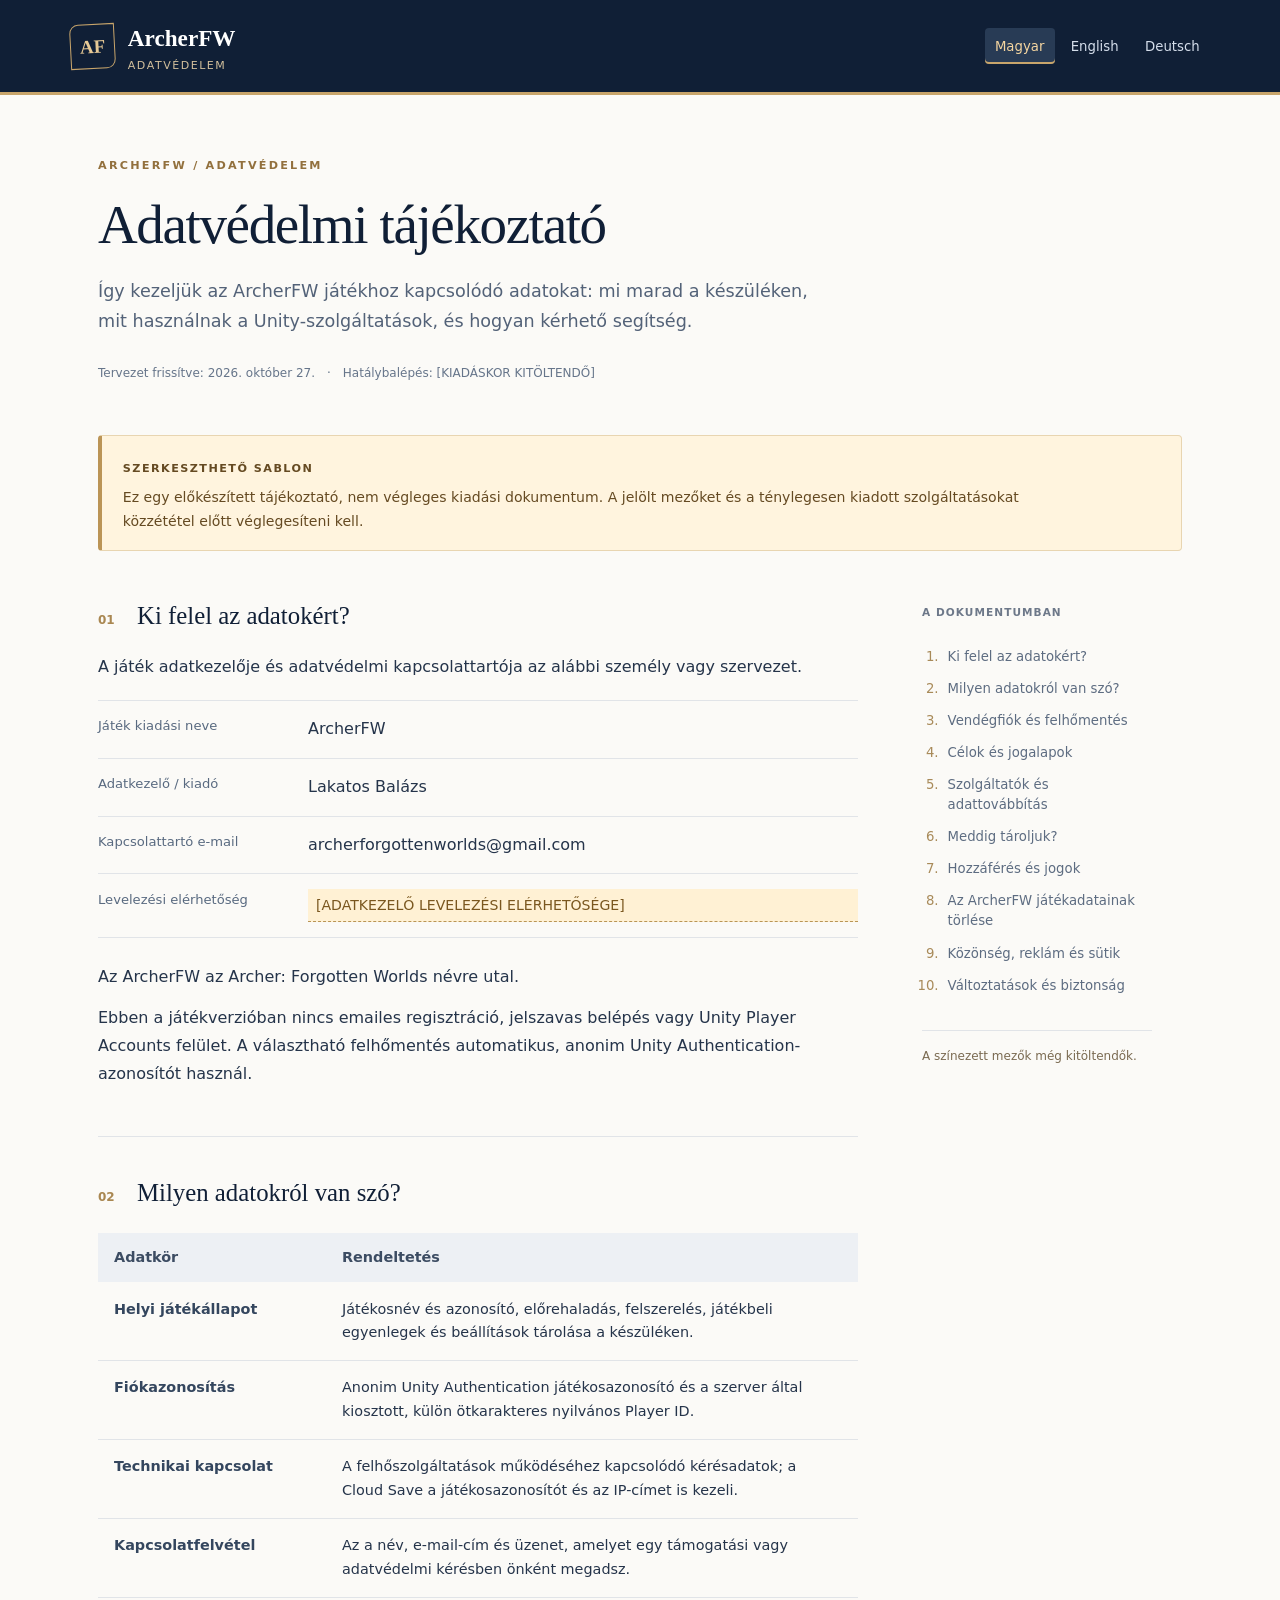
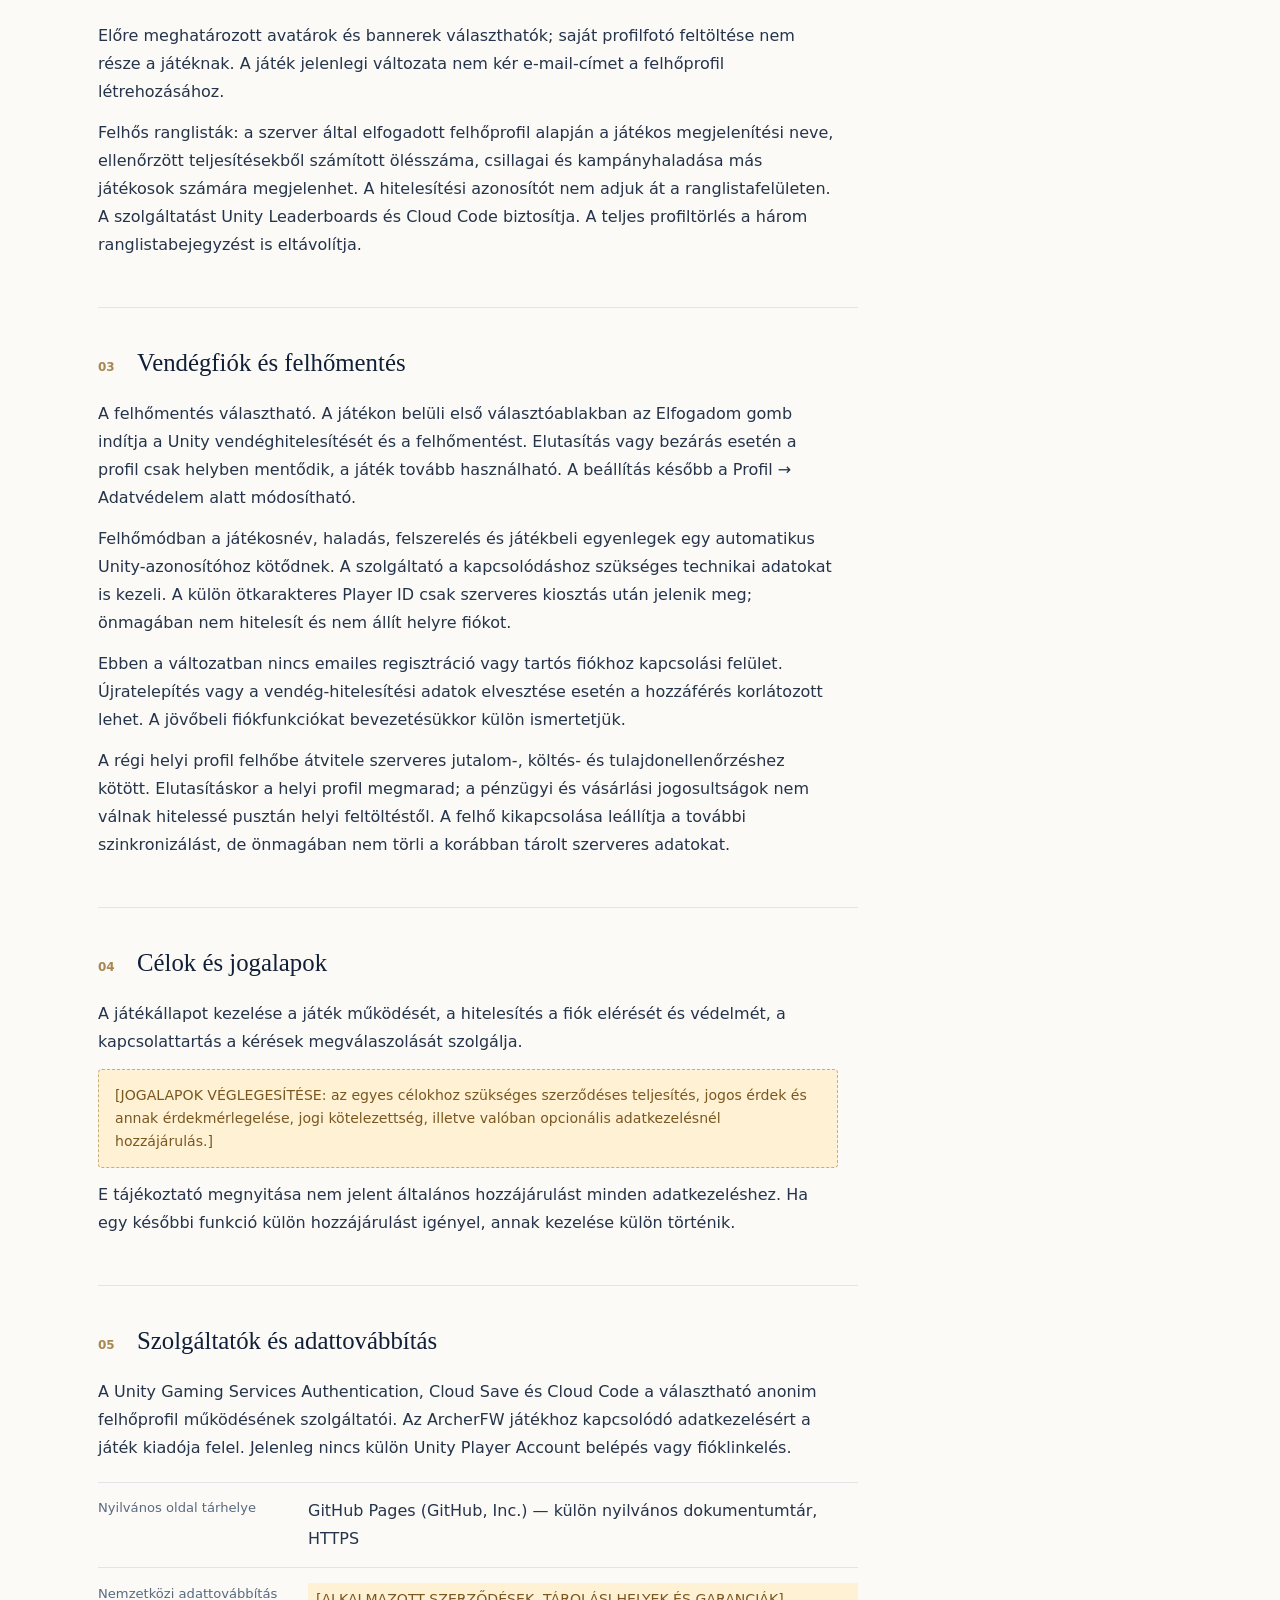
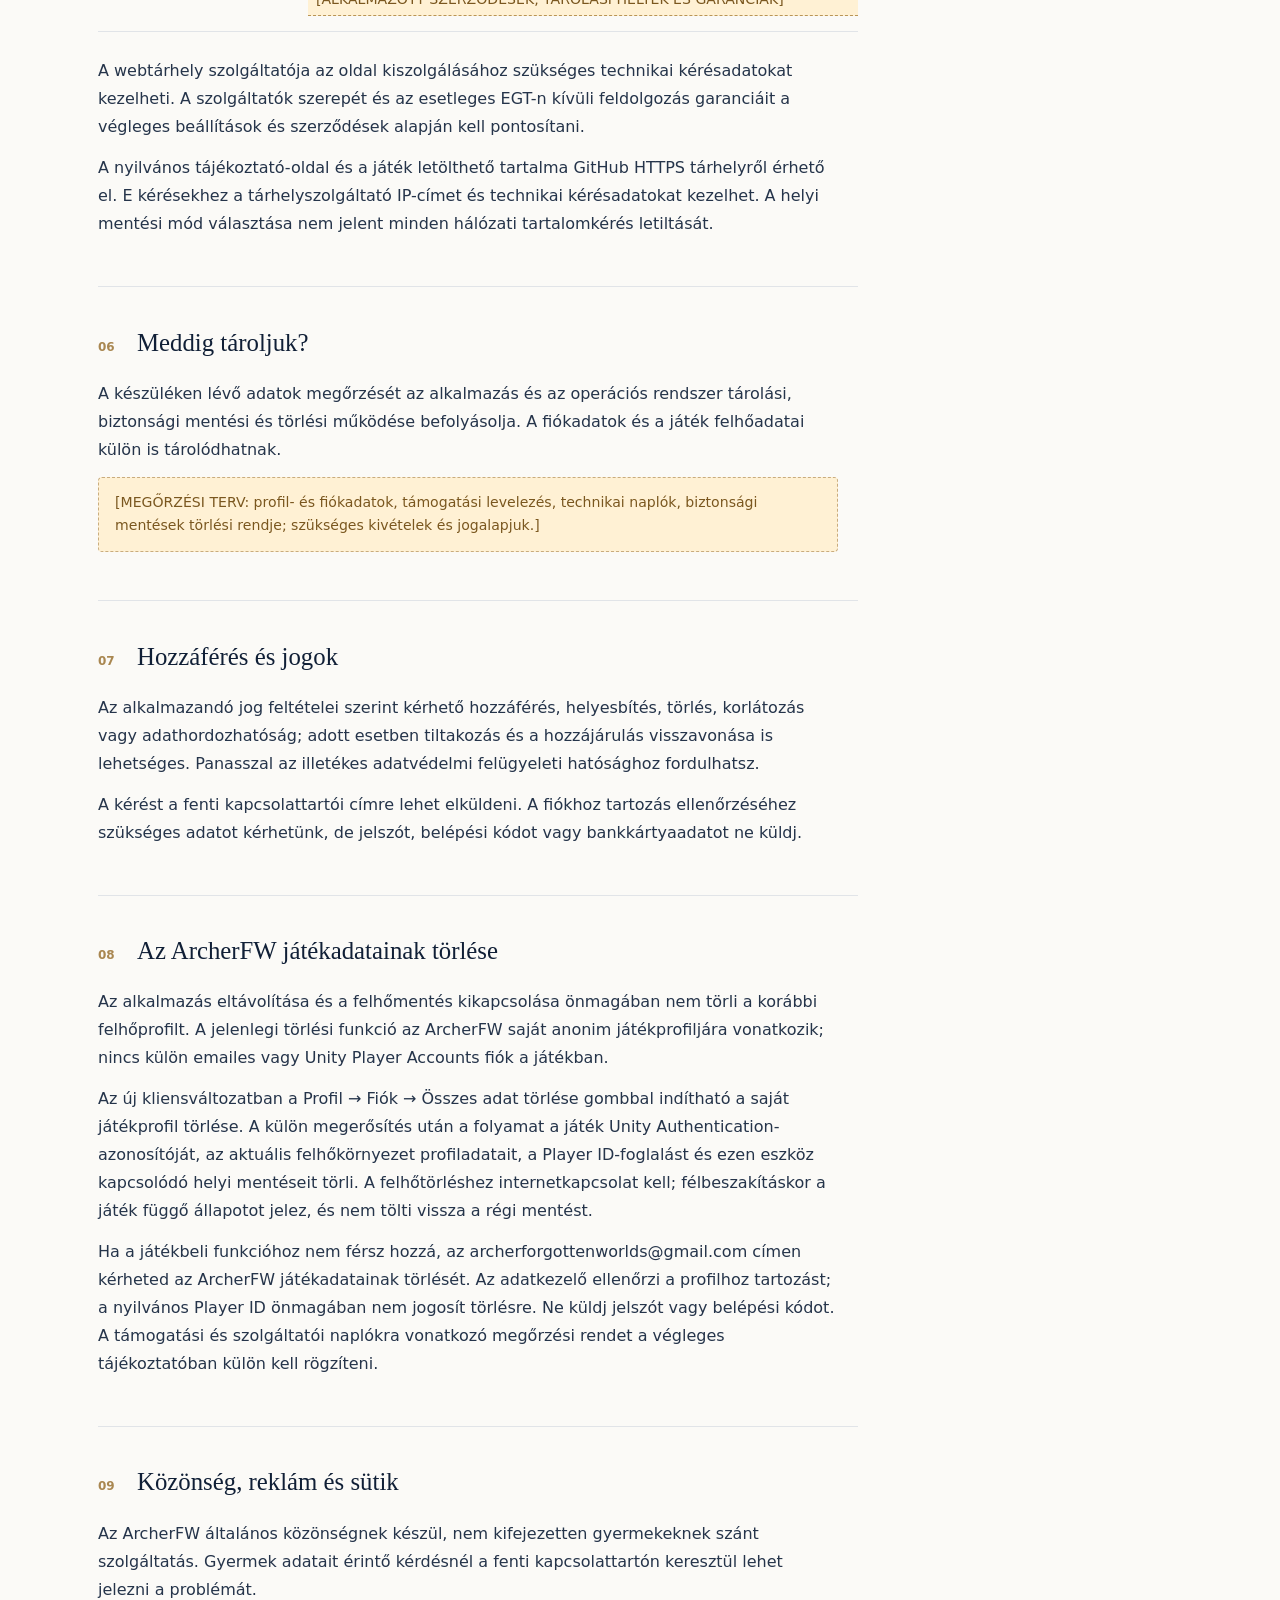
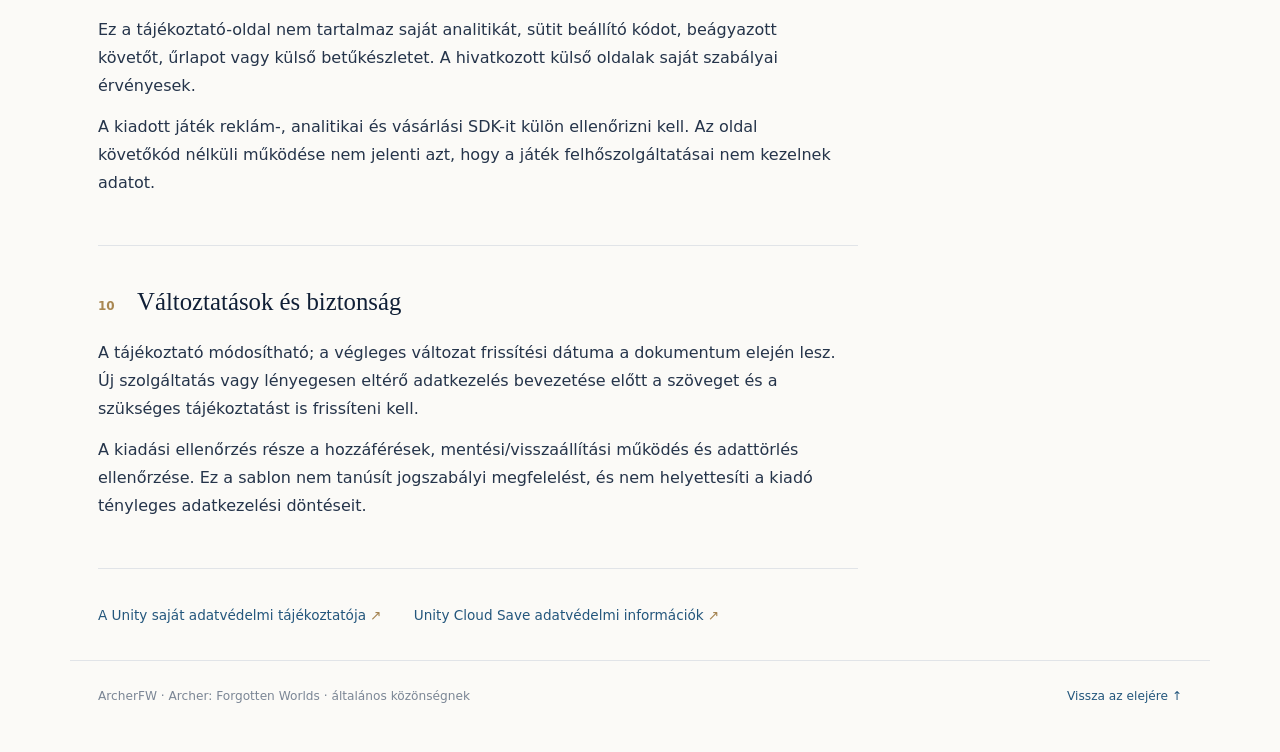
<file: docs/index.html>
<!doctype html>
<html lang="hu"><head><meta charset="utf-8"><meta name="viewport" content="width=device-width, initial-scale=1"><meta name="robots" content="noindex,nofollow"><meta name="referrer" content="no-referrer"><meta name="description" content="Így kezeljük az ArcherFW játékhoz kapcsolódó adatokat: mi marad a készüléken, mit használnak a Unity-szolgáltatások, és hogyan kérhető segítség."><title>ArcherFW · Adatvédelmi tájékoztató · SZERKESZTHETŐ SABLON</title><link rel="stylesheet" href="assets/privacy.css"></head><body id="top"><a class="skip" href="#main">Ugrás a tartalomra</a><header class="site-header"><a class="brand" href="index.html"><span class="brand-mark" aria-hidden="true">AF</span><span>ArcherFW<small>Adatvédelem</small></span></a><nav class="languages" aria-label="Language"><a lang="hu" hreflang="hu" href="index.html" aria-current="page">Magyar</a><a lang="en" hreflang="en" href="en/index.html">English</a><a lang="de" hreflang="de" href="de/index.html">Deutsch</a></nav></header><main id="main"><div class="hero"><p class="eyebrow">ARCHERFW / ADATVÉDELEM</p><h1>Adatvédelmi tájékoztató</h1><p class="intro">Így kezeljük az ArcherFW játékhoz kapcsolódó adatokat: mi marad a készüléken, mit használnak a Unity-szolgáltatások, és hogyan kérhető segítség.</p><p class="version">Tervezet frissítve: 2026. október 27.<span>·</span>Hatálybalépés: [KIADÁSKOR KITÖLTENDŐ]</p></div><div class="draft-notice" role="note"><strong>SZERKESZTHETŐ SABLON</strong><p>Ez egy előkészített tájékoztató, nem végleges kiadási dokumentum. A jelölt mezőket és a ténylegesen kiadott szolgáltatásokat közzététel előtt véglegesíteni kell.</p></div><div class="reading-layout"><article><details class="mobile-toc"><summary>A dokumentumban</summary><ol><li><a href="#controller">Ki felel az adatokért?</a></li><li><a href="#data">Milyen adatokról van szó?</a></li><li><a href="#cloud">Vendégfiók és felhőmentés</a></li><li><a href="#purpose">Célok és jogalapok</a></li><li><a href="#providers">Szolgáltatók és adattovábbítás</a></li><li><a href="#retention">Meddig tároljuk?</a></li><li><a href="#rights">Hozzáférés és jogok</a></li><li><a href="#deletion">Az ArcherFW játékadatainak törlése</a></li><li><a href="#audience">Közönség, reklám és sütik</a></li><li><a href="#changes">Változtatások és biztonság</a></li></ol></details><section id="controller" aria-labelledby="controller-title"><h2 id="controller-title"><span aria-hidden="true">01</span>Ki felel az adatokért?</h2><p>A játék adatkezelője és adatvédelmi kapcsolattartója az alábbi személy vagy szervezet.</p><dl class="identity"><div><dt>Játék kiadási neve</dt><dd>ArcherFW</dd></div><div><dt>Adatkezelő / kiadó</dt><dd>Lakatos Balázs</dd></div><div><dt>Kapcsolattartó e-mail</dt><dd>archerforgottenworlds@gmail.com</dd></div><div><dt>Levelezési elérhetőség</dt><dd class="placeholder">[ADATKEZELŐ LEVELEZÉSI ELÉRHETŐSÉGE]</dd></div></dl><p>Az ArcherFW az Archer: Forgotten Worlds névre utal.</p><p>Ebben a játékverzióban nincs emailes regisztráció, jelszavas belépés vagy Unity Player Accounts felület. A választható felhőmentés automatikus, anonim Unity Authentication-azonosítót használ.</p></section><section id="data" aria-labelledby="data-title"><h2 id="data-title"><span aria-hidden="true">02</span>Milyen adatokról van szó?</h2><div class="table-wrap"><table><thead><tr><th scope="col">Adatkör</th><th scope="col">Rendeltetés</th></tr></thead><tbody><tr><td>Helyi játékállapot</td><td>Játékosnév és azonosító, előrehaladás, felszerelés, játékbeli egyenlegek és beállítások tárolása a készüléken.</td></tr><tr><td>Fiókazonosítás</td><td>Anonim Unity Authentication játékosazonosító és a szerver által kiosztott, külön ötkarakteres nyilvános Player ID.</td></tr><tr><td>Technikai kapcsolat</td><td>A felhőszolgáltatások működéséhez kapcsolódó kérésadatok; a Cloud Save a játékosazonosítót és az IP-címet is kezeli.</td></tr><tr><td>Kapcsolatfelvétel</td><td>Az a név, e-mail-cím és üzenet, amelyet egy támogatási vagy adatvédelmi kérésben önként megadsz.</td></tr></tbody></table></div><p>Előre meghatározott avatárok és bannerek választhatók; saját profilfotó feltöltése nem része a játéknak. A játék jelenlegi változata nem kér e-mail-címet a felhőprofil létrehozásához.</p><p>Felhős ranglisták: a szerver által elfogadott felhőprofil alapján a játékos megjelenítési neve, ellenőrzött teljesítésekből számított ölésszáma, csillagai és kampányhaladása más játékosok számára megjelenhet. A hitelesítési azonosítót nem adjuk át a ranglistafelületen. A szolgáltatást Unity Leaderboards és Cloud Code biztosítja. A teljes profiltörlés a három ranglistabejegyzést is eltávolítja.</p></section><section id="cloud" aria-labelledby="cloud-title"><h2 id="cloud-title"><span aria-hidden="true">03</span>Vendégfiók és felhőmentés</h2><p>A felhőmentés választható. A játékon belüli első választóablakban az Elfogadom gomb indítja a Unity vendéghitelesítését és a felhőmentést. Elutasítás vagy bezárás esetén a profil csak helyben mentődik, a játék tovább használható. A beállítás később a Profil → Adatvédelem alatt módosítható.</p><p>Felhőmódban a játékosnév, haladás, felszerelés és játékbeli egyenlegek egy automatikus Unity-azonosítóhoz kötődnek. A szolgáltató a kapcsolódáshoz szükséges technikai adatokat is kezeli. A külön ötkarakteres Player ID csak szerveres kiosztás után jelenik meg; önmagában nem hitelesít és nem állít helyre fiókot.</p><p>Ebben a változatban nincs emailes regisztráció vagy tartós fiókhoz kapcsolási felület. Újratelepítés vagy a vendég-hitelesítési adatok elvesztése esetén a hozzáférés korlátozott lehet. A jövőbeli fiókfunkciókat bevezetésükkor külön ismertetjük.</p><p>A régi helyi profil felhőbe átvitele szerveres jutalom-, költés- és tulajdonellenőrzéshez kötött. Elutasításkor a helyi profil megmarad; a pénzügyi és vásárlási jogosultságok nem válnak hitelessé pusztán helyi feltöltéstől. A felhő kikapcsolása leállítja a további szinkronizálást, de önmagában nem törli a korábban tárolt szerveres adatokat.</p></section><section id="purpose" aria-labelledby="purpose-title"><h2 id="purpose-title"><span aria-hidden="true">04</span>Célok és jogalapok</h2><p>A játékállapot kezelése a játék működését, a hitelesítés a fiók elérését és védelmét, a kapcsolattartás a kérések megválaszolását szolgálja.</p><p class="placeholder">[JOGALAPOK VÉGLEGESÍTÉSE: az egyes célokhoz szükséges szerződéses teljesítés, jogos érdek és annak érdekmérlegelése, jogi kötelezettség, illetve valóban opcionális adatkezelésnél hozzájárulás.]</p><p>E tájékoztató megnyitása nem jelent általános hozzájárulást minden adatkezeléshez. Ha egy későbbi funkció külön hozzájárulást igényel, annak kezelése külön történik.</p></section><section id="providers" aria-labelledby="providers-title"><h2 id="providers-title"><span aria-hidden="true">05</span>Szolgáltatók és adattovábbítás</h2><p>A Unity Gaming Services Authentication, Cloud Save és Cloud Code a választható anonim felhőprofil működésének szolgáltatói. Az ArcherFW játékhoz kapcsolódó adatkezelésért a játék kiadója felel. Jelenleg nincs külön Unity Player Account belépés vagy fióklinkelés.</p><dl class="identity"><div><dt>Nyilvános oldal tárhelye</dt><dd>GitHub Pages (GitHub, Inc.) — külön nyilvános dokumentumtár, HTTPS</dd></div><div><dt>Nemzetközi adattovábbítás</dt><dd class="placeholder">[ALKALMAZOTT SZERZŐDÉSEK, TÁROLÁSI HELYEK ÉS GARANCIÁK]</dd></div></dl><p>A webtárhely szolgáltatója az oldal kiszolgálásához szükséges technikai kérésadatokat kezelheti. A szolgáltatók szerepét és az esetleges EGT-n kívüli feldolgozás garanciáit a végleges beállítások és szerződések alapján kell pontosítani.</p><p>A nyilvános tájékoztató-oldal és a játék letölthető tartalma GitHub HTTPS tárhelyről érhető el. E kérésekhez a tárhelyszolgáltató IP-címet és technikai kérésadatokat kezelhet. A helyi mentési mód választása nem jelent minden hálózati tartalomkérés letiltását.</p></section><section id="retention" aria-labelledby="retention-title"><h2 id="retention-title"><span aria-hidden="true">06</span>Meddig tároljuk?</h2><p>A készüléken lévő adatok megőrzését az alkalmazás és az operációs rendszer tárolási, biztonsági mentési és törlési működése befolyásolja. A fiókadatok és a játék felhőadatai külön is tárolódhatnak.</p><p class="placeholder">[MEGŐRZÉSI TERV: profil- és fiókadatok, támogatási levelezés, technikai naplók, biztonsági mentések törlési rendje; szükséges kivételek és jogalapjuk.]</p></section><section id="rights" aria-labelledby="rights-title"><h2 id="rights-title"><span aria-hidden="true">07</span>Hozzáférés és jogok</h2><p>Az alkalmazandó jog feltételei szerint kérhető hozzáférés, helyesbítés, törlés, korlátozás vagy adathordozhatóság; adott esetben tiltakozás és a hozzájárulás visszavonása is lehetséges. Panasszal az illetékes adatvédelmi felügyeleti hatósághoz fordulhatsz.</p><p>A kérést a fenti kapcsolattartói címre lehet elküldeni. A fiókhoz tartozás ellenőrzéséhez szükséges adatot kérhetünk, de jelszót, belépési kódot vagy bankkártyaadatot ne küldj.</p></section><section id="deletion" aria-labelledby="deletion-title"><h2 id="deletion-title"><span aria-hidden="true">08</span>Az ArcherFW játékadatainak törlése</h2><p>Az alkalmazás eltávolítása és a felhőmentés kikapcsolása önmagában nem törli a korábbi felhőprofilt. A jelenlegi törlési funkció az ArcherFW saját anonim játékprofiljára vonatkozik; nincs külön emailes vagy Unity Player Accounts fiók a játékban.</p><p>Az új kliensváltozatban a Profil → Fiók → Összes adat törlése gombbal indítható a saját játékprofil törlése. A külön megerősítés után a folyamat a játék Unity Authentication-azonosítóját, az aktuális felhőkörnyezet profiladatait, a Player ID-foglalást és ezen eszköz kapcsolódó helyi mentéseit törli. A felhőtörléshez internetkapcsolat kell; félbeszakításkor a játék függő állapotot jelez, és nem tölti vissza a régi mentést.</p><p>Ha a játékbeli funkcióhoz nem férsz hozzá, az archerforgottenworlds@gmail.com címen kérheted az ArcherFW játékadatainak törlését. Az adatkezelő ellenőrzi a profilhoz tartozást; a nyilvános Player ID önmagában nem jogosít törlésre. Ne küldj jelszót vagy belépési kódot. A támogatási és szolgáltatói naplókra vonatkozó megőrzési rendet a végleges tájékoztatóban külön kell rögzíteni.</p></section><section id="audience" aria-labelledby="audience-title"><h2 id="audience-title"><span aria-hidden="true">09</span>Közönség, reklám és sütik</h2><p>Az ArcherFW általános közönségnek készül, nem kifejezetten gyermekeknek szánt szolgáltatás. Gyermek adatait érintő kérdésnél a fenti kapcsolattartón keresztül lehet jelezni a problémát.</p><p>Ez a tájékoztató-oldal nem tartalmaz saját analitikát, sütit beállító kódot, beágyazott követőt, űrlapot vagy külső betűkészletet. A hivatkozott külső oldalak saját szabályai érvényesek.</p><p>A kiadott játék reklám-, analitikai és vásárlási SDK-it külön ellenőrizni kell. Az oldal követőkód nélküli működése nem jelenti azt, hogy a játék felhőszolgáltatásai nem kezelnek adatot.</p></section><section id="changes" aria-labelledby="changes-title"><h2 id="changes-title"><span aria-hidden="true">10</span>Változtatások és biztonság</h2><p>A tájékoztató módosítható; a végleges változat frissítési dátuma a dokumentum elején lesz. Új szolgáltatás vagy lényegesen eltérő adatkezelés bevezetése előtt a szöveget és a szükséges tájékoztatást is frissíteni kell.</p><p>A kiadási ellenőrzés része a hozzáférések, mentési/visszaállítási működés és adattörlés ellenőrzése. Ez a sablon nem tanúsít jogszabályi megfelelést, és nem helyettesíti a kiadó tényleges adatkezelési döntéseit.</p></section><div class="provider-links"><a href="https://unity.com/legal/privacy-policy" target="_blank" rel="noopener noreferrer">A Unity saját adatvédelmi tájékoztatója <span aria-hidden="true">↗</span></a><a href="https://docs.unity.com/en-us/cloud-save/privacy-and-consent/overview" target="_blank" rel="noopener noreferrer">Unity Cloud Save adatvédelmi információk <span aria-hidden="true">↗</span></a></div></article><aside><nav class="toc" aria-label="A dokumentumban"><p>A dokumentumban</p><ol><li><a href="#controller">Ki felel az adatokért?</a></li><li><a href="#data">Milyen adatokról van szó?</a></li><li><a href="#cloud">Vendégfiók és felhőmentés</a></li><li><a href="#purpose">Célok és jogalapok</a></li><li><a href="#providers">Szolgáltatók és adattovábbítás</a></li><li><a href="#retention">Meddig tároljuk?</a></li><li><a href="#rights">Hozzáférés és jogok</a></li><li><a href="#deletion">Az ArcherFW játékadatainak törlése</a></li><li><a href="#audience">Közönség, reklám és sütik</a></li><li><a href="#changes">Változtatások és biztonság</a></li></ol><div class="margin-note">A színezett mezők még kitöltendők.</div></nav></aside></div></main><footer><p>ArcherFW · Archer: Forgotten Worlds · általános közönségnek</p><a href="#top">Vissza az elejére ↑</a></footer></body></html>
</file>
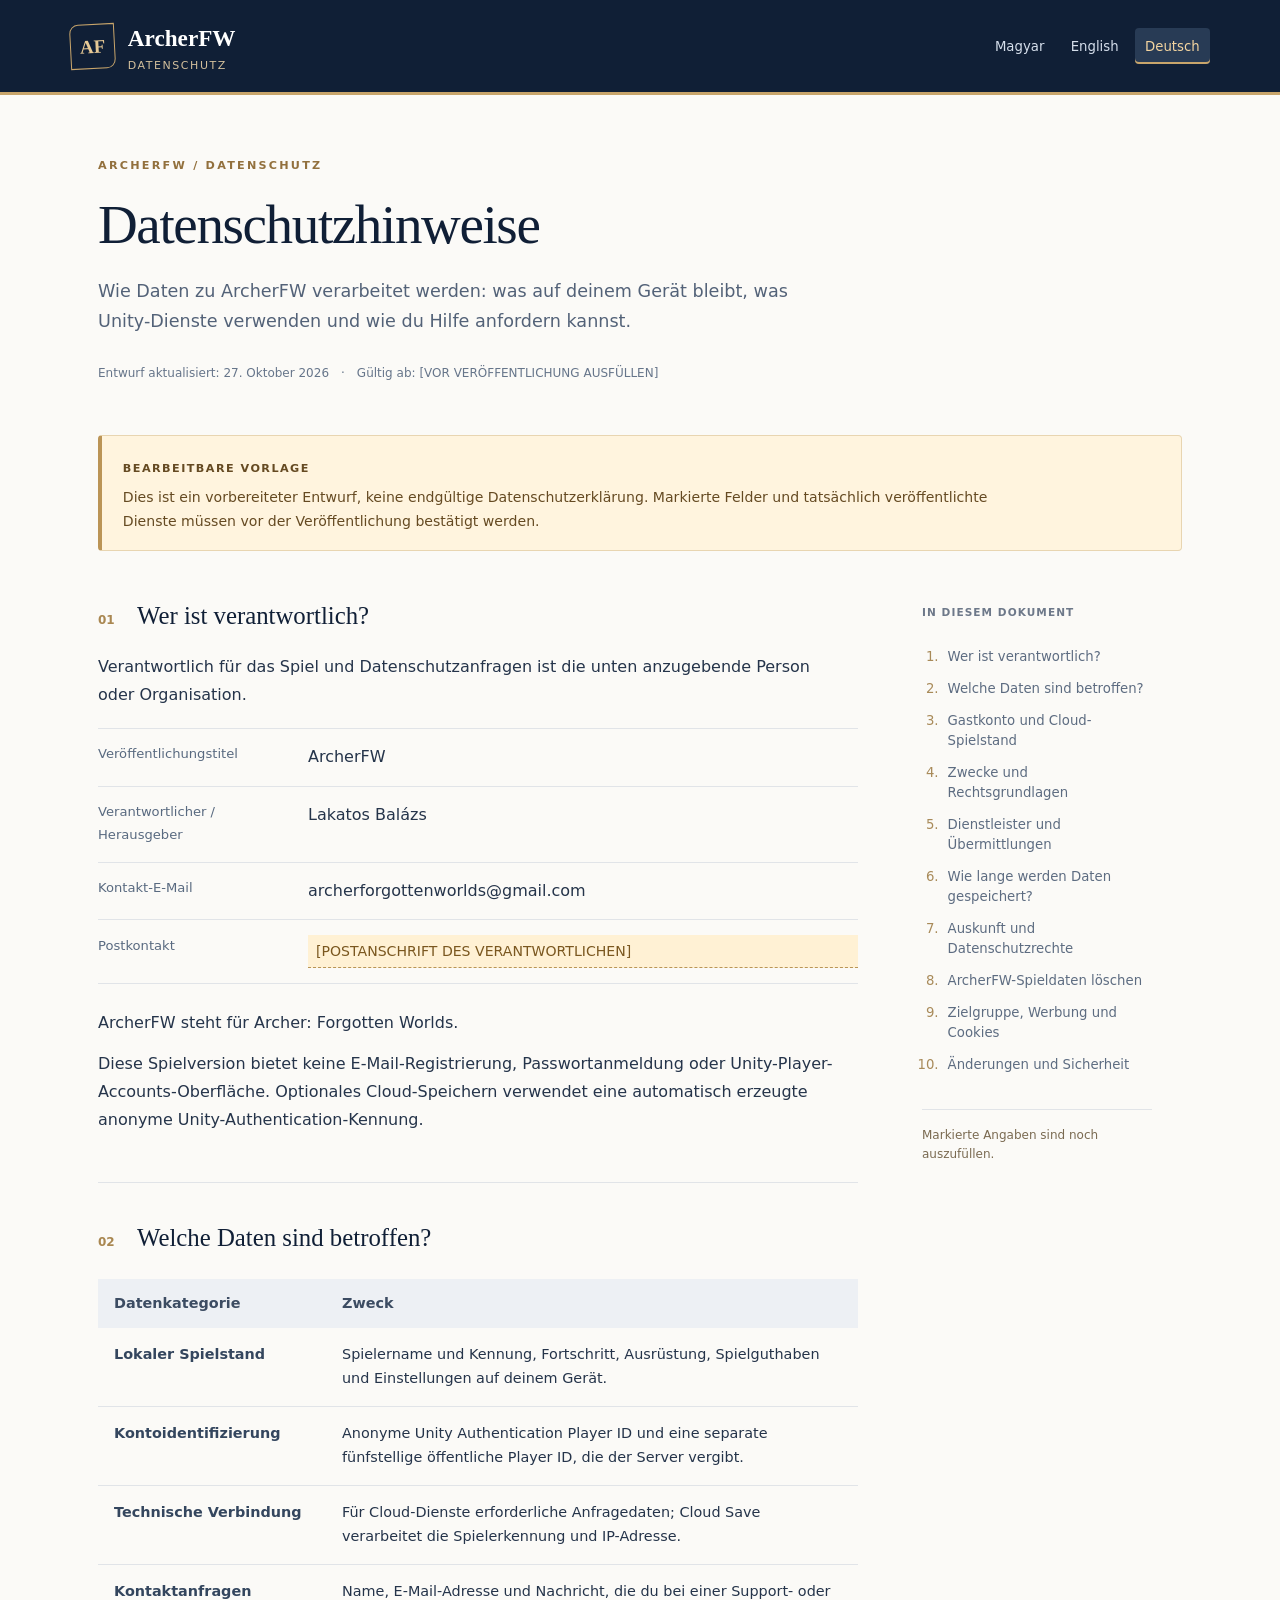
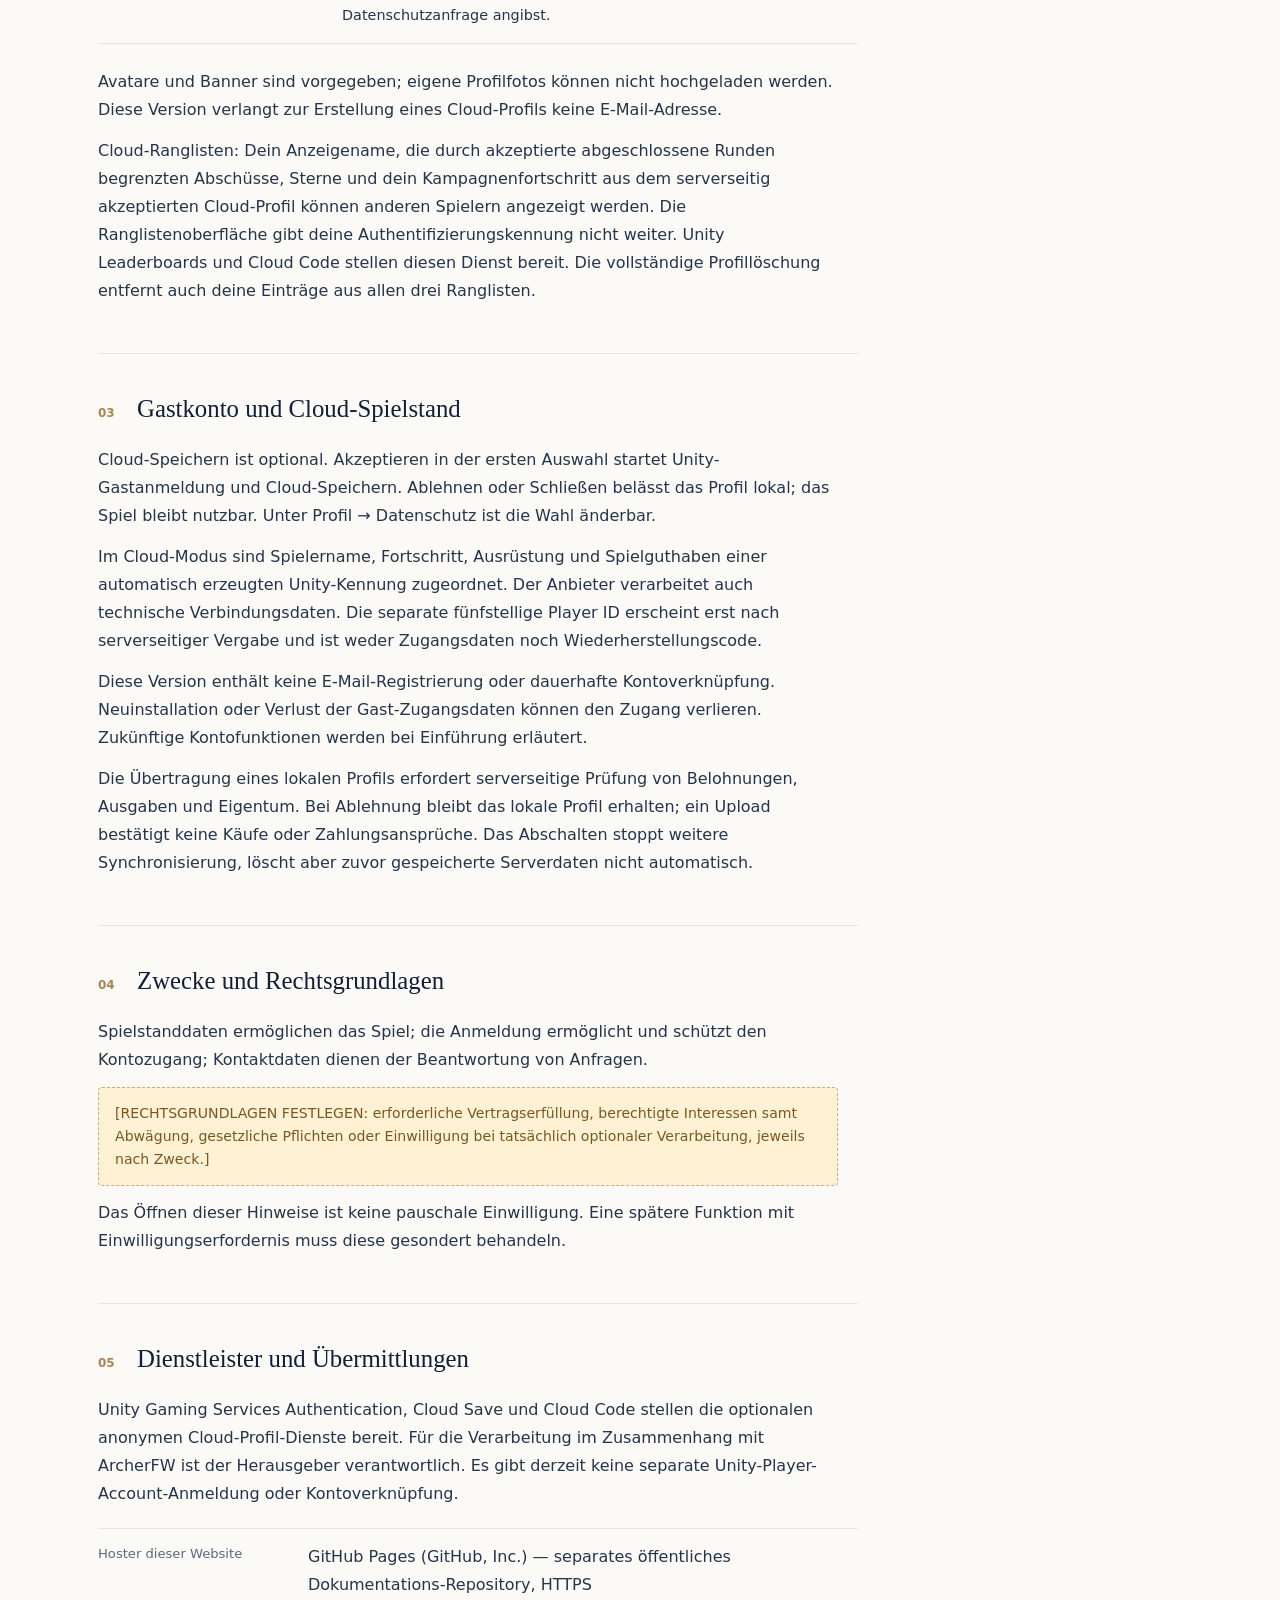
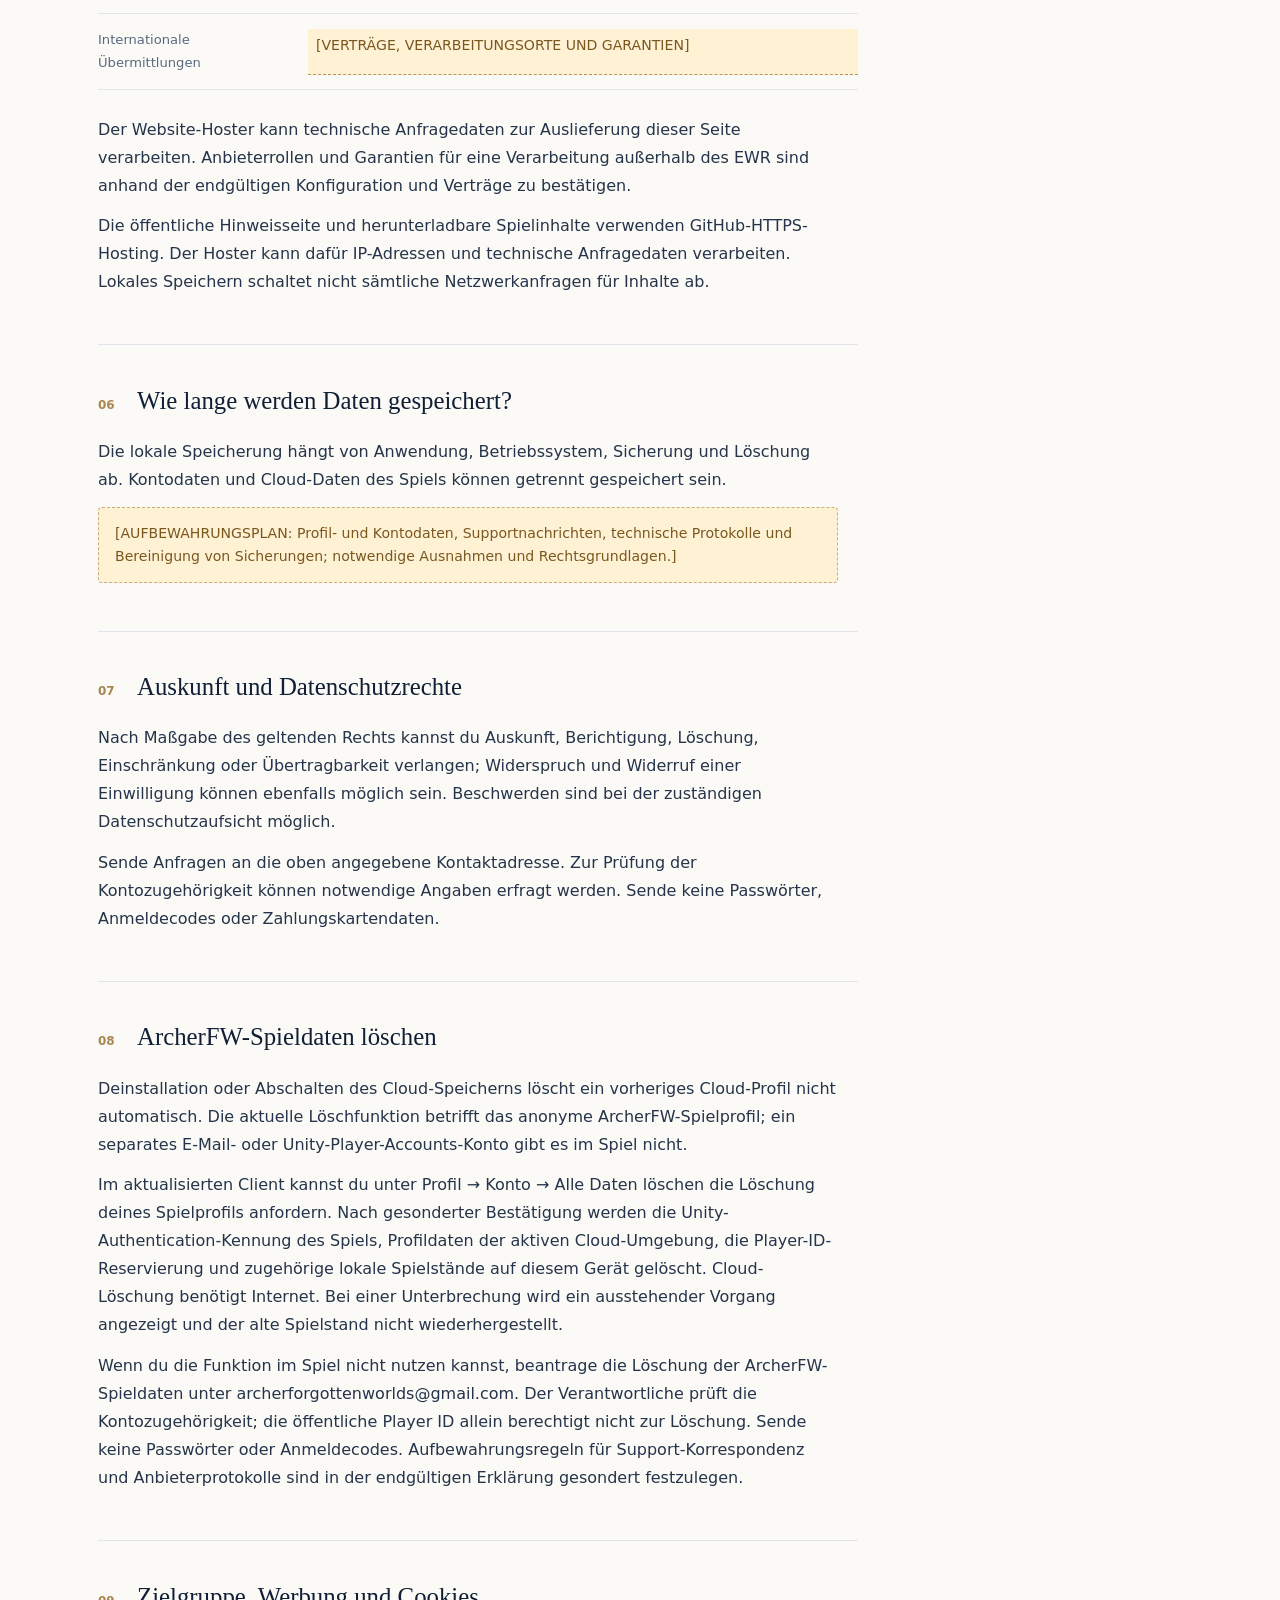
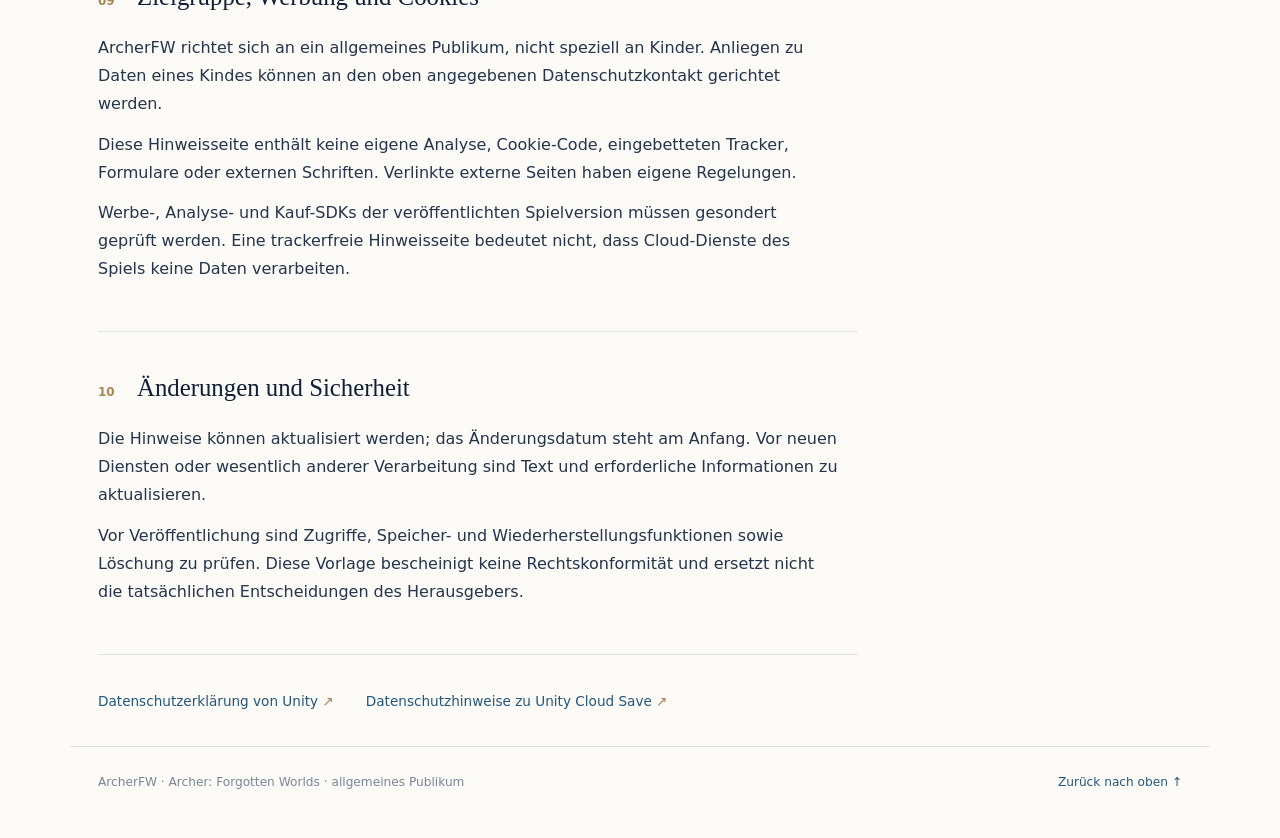
<file: docs/de/index.html>
<!doctype html>
<html lang="de"><head><meta charset="utf-8"><meta name="viewport" content="width=device-width, initial-scale=1"><meta name="robots" content="noindex,nofollow"><meta name="referrer" content="no-referrer"><meta name="description" content="Wie Daten zu ArcherFW verarbeitet werden: was auf deinem Gerät bleibt, was Unity-Dienste verwenden und wie du Hilfe anfordern kannst."><title>ArcherFW · Datenschutzhinweise · BEARBEITBARE VORLAGE</title><link rel="stylesheet" href="../assets/privacy.css"></head><body id="top"><a class="skip" href="#main">Zum Inhalt springen</a><header class="site-header"><a class="brand" href="../index.html"><span class="brand-mark" aria-hidden="true">AF</span><span>ArcherFW<small>Datenschutz</small></span></a><nav class="languages" aria-label="Language"><a lang="hu" hreflang="hu" href="../index.html">Magyar</a><a lang="en" hreflang="en" href="../en/index.html">English</a><a lang="de" hreflang="de" href="../de/index.html" aria-current="page">Deutsch</a></nav></header><main id="main"><div class="hero"><p class="eyebrow">ARCHERFW / DATENSCHUTZ</p><h1>Datenschutzhinweise</h1><p class="intro">Wie Daten zu ArcherFW verarbeitet werden: was auf deinem Gerät bleibt, was Unity-Dienste verwenden und wie du Hilfe anfordern kannst.</p><p class="version">Entwurf aktualisiert: 27. Oktober 2026<span>·</span>Gültig ab: [VOR VERÖFFENTLICHUNG AUSFÜLLEN]</p></div><div class="draft-notice" role="note"><strong>BEARBEITBARE VORLAGE</strong><p>Dies ist ein vorbereiteter Entwurf, keine endgültige Datenschutzerklärung. Markierte Felder und tatsächlich veröffentlichte Dienste müssen vor der Veröffentlichung bestätigt werden.</p></div><div class="reading-layout"><article><details class="mobile-toc"><summary>In diesem Dokument</summary><ol><li><a href="#controller">Wer ist verantwortlich?</a></li><li><a href="#data">Welche Daten sind betroffen?</a></li><li><a href="#cloud">Gastkonto und Cloud-Spielstand</a></li><li><a href="#purpose">Zwecke und Rechtsgrundlagen</a></li><li><a href="#providers">Dienstleister und Übermittlungen</a></li><li><a href="#retention">Wie lange werden Daten gespeichert?</a></li><li><a href="#rights">Auskunft und Datenschutzrechte</a></li><li><a href="#deletion">ArcherFW-Spieldaten löschen</a></li><li><a href="#audience">Zielgruppe, Werbung und Cookies</a></li><li><a href="#changes">Änderungen und Sicherheit</a></li></ol></details><section id="controller" aria-labelledby="controller-title"><h2 id="controller-title"><span aria-hidden="true">01</span>Wer ist verantwortlich?</h2><p>Verantwortlich für das Spiel und Datenschutzanfragen ist die unten anzugebende Person oder Organisation.</p><dl class="identity"><div><dt>Veröffentlichungstitel</dt><dd>ArcherFW</dd></div><div><dt>Verantwortlicher / Herausgeber</dt><dd>Lakatos Balázs</dd></div><div><dt>Kontakt-E-Mail</dt><dd>archerforgottenworlds@gmail.com</dd></div><div><dt>Postkontakt</dt><dd class="placeholder">[POSTANSCHRIFT DES VERANTWORTLICHEN]</dd></div></dl><p>ArcherFW steht für Archer: Forgotten Worlds.</p><p>Diese Spielversion bietet keine E-Mail-Registrierung, Passwortanmeldung oder Unity-Player-Accounts-Oberfläche. Optionales Cloud-Speichern verwendet eine automatisch erzeugte anonyme Unity-Authentication-Kennung.</p></section><section id="data" aria-labelledby="data-title"><h2 id="data-title"><span aria-hidden="true">02</span>Welche Daten sind betroffen?</h2><div class="table-wrap"><table><thead><tr><th scope="col">Datenkategorie</th><th scope="col">Zweck</th></tr></thead><tbody><tr><td>Lokaler Spielstand</td><td>Spielername und Kennung, Fortschritt, Ausrüstung, Spielguthaben und Einstellungen auf deinem Gerät.</td></tr><tr><td>Kontoidentifizierung</td><td>Anonyme Unity Authentication Player ID und eine separate fünfstellige öffentliche Player ID, die der Server vergibt.</td></tr><tr><td>Technische Verbindung</td><td>Für Cloud-Dienste erforderliche Anfragedaten; Cloud Save verarbeitet die Spielerkennung und IP-Adresse.</td></tr><tr><td>Kontaktanfragen</td><td>Name, E-Mail-Adresse und Nachricht, die du bei einer Support- oder Datenschutzanfrage angibst.</td></tr></tbody></table></div><p>Avatare und Banner sind vorgegeben; eigene Profilfotos können nicht hochgeladen werden. Diese Version verlangt zur Erstellung eines Cloud-Profils keine E-Mail-Adresse.</p><p>Cloud-Ranglisten: Dein Anzeigename, die durch akzeptierte abgeschlossene Runden begrenzten Abschüsse, Sterne und dein Kampagnenfortschritt aus dem serverseitig akzeptierten Cloud-Profil können anderen Spielern angezeigt werden. Die Ranglistenoberfläche gibt deine Authentifizierungskennung nicht weiter. Unity Leaderboards und Cloud Code stellen diesen Dienst bereit. Die vollständige Profillöschung entfernt auch deine Einträge aus allen drei Ranglisten.</p></section><section id="cloud" aria-labelledby="cloud-title"><h2 id="cloud-title"><span aria-hidden="true">03</span>Gastkonto und Cloud-Spielstand</h2><p>Cloud-Speichern ist optional. Akzeptieren in der ersten Auswahl startet Unity-Gastanmeldung und Cloud-Speichern. Ablehnen oder Schließen belässt das Profil lokal; das Spiel bleibt nutzbar. Unter Profil → Datenschutz ist die Wahl änderbar.</p><p>Im Cloud-Modus sind Spielername, Fortschritt, Ausrüstung und Spielguthaben einer automatisch erzeugten Unity-Kennung zugeordnet. Der Anbieter verarbeitet auch technische Verbindungsdaten. Die separate fünfstellige Player ID erscheint erst nach serverseitiger Vergabe und ist weder Zugangsdaten noch Wiederherstellungscode.</p><p>Diese Version enthält keine E-Mail-Registrierung oder dauerhafte Kontoverknüpfung. Neuinstallation oder Verlust der Gast-Zugangsdaten können den Zugang verlieren. Zukünftige Kontofunktionen werden bei Einführung erläutert.</p><p>Die Übertragung eines lokalen Profils erfordert serverseitige Prüfung von Belohnungen, Ausgaben und Eigentum. Bei Ablehnung bleibt das lokale Profil erhalten; ein Upload bestätigt keine Käufe oder Zahlungsansprüche. Das Abschalten stoppt weitere Synchronisierung, löscht aber zuvor gespeicherte Serverdaten nicht automatisch.</p></section><section id="purpose" aria-labelledby="purpose-title"><h2 id="purpose-title"><span aria-hidden="true">04</span>Zwecke und Rechtsgrundlagen</h2><p>Spielstanddaten ermöglichen das Spiel; die Anmeldung ermöglicht und schützt den Kontozugang; Kontaktdaten dienen der Beantwortung von Anfragen.</p><p class="placeholder">[RECHTSGRUNDLAGEN FESTLEGEN: erforderliche Vertragserfüllung, berechtigte Interessen samt Abwägung, gesetzliche Pflichten oder Einwilligung bei tatsächlich optionaler Verarbeitung, jeweils nach Zweck.]</p><p>Das Öffnen dieser Hinweise ist keine pauschale Einwilligung. Eine spätere Funktion mit Einwilligungserfordernis muss diese gesondert behandeln.</p></section><section id="providers" aria-labelledby="providers-title"><h2 id="providers-title"><span aria-hidden="true">05</span>Dienstleister und Übermittlungen</h2><p>Unity Gaming Services Authentication, Cloud Save und Cloud Code stellen die optionalen anonymen Cloud-Profil-Dienste bereit. Für die Verarbeitung im Zusammenhang mit ArcherFW ist der Herausgeber verantwortlich. Es gibt derzeit keine separate Unity-Player-Account-Anmeldung oder Kontoverknüpfung.</p><dl class="identity"><div><dt>Hoster dieser Website</dt><dd>GitHub Pages (GitHub, Inc.) — separates öffentliches Dokumentations-Repository, HTTPS</dd></div><div><dt>Internationale Übermittlungen</dt><dd class="placeholder">[VERTRÄGE, VERARBEITUNGSORTE UND GARANTIEN]</dd></div></dl><p>Der Website-Hoster kann technische Anfragedaten zur Auslieferung dieser Seite verarbeiten. Anbieterrollen und Garantien für eine Verarbeitung außerhalb des EWR sind anhand der endgültigen Konfiguration und Verträge zu bestätigen.</p><p>Die öffentliche Hinweisseite und herunterladbare Spielinhalte verwenden GitHub-HTTPS-Hosting. Der Hoster kann dafür IP-Adressen und technische Anfragedaten verarbeiten. Lokales Speichern schaltet nicht sämtliche Netzwerkanfragen für Inhalte ab.</p></section><section id="retention" aria-labelledby="retention-title"><h2 id="retention-title"><span aria-hidden="true">06</span>Wie lange werden Daten gespeichert?</h2><p>Die lokale Speicherung hängt von Anwendung, Betriebssystem, Sicherung und Löschung ab. Kontodaten und Cloud-Daten des Spiels können getrennt gespeichert sein.</p><p class="placeholder">[AUFBEWAHRUNGSPLAN: Profil- und Kontodaten, Supportnachrichten, technische Protokolle und Bereinigung von Sicherungen; notwendige Ausnahmen und Rechtsgrundlagen.]</p></section><section id="rights" aria-labelledby="rights-title"><h2 id="rights-title"><span aria-hidden="true">07</span>Auskunft und Datenschutzrechte</h2><p>Nach Maßgabe des geltenden Rechts kannst du Auskunft, Berichtigung, Löschung, Einschränkung oder Übertragbarkeit verlangen; Widerspruch und Widerruf einer Einwilligung können ebenfalls möglich sein. Beschwerden sind bei der zuständigen Datenschutzaufsicht möglich.</p><p>Sende Anfragen an die oben angegebene Kontaktadresse. Zur Prüfung der Kontozugehörigkeit können notwendige Angaben erfragt werden. Sende keine Passwörter, Anmeldecodes oder Zahlungskartendaten.</p></section><section id="deletion" aria-labelledby="deletion-title"><h2 id="deletion-title"><span aria-hidden="true">08</span>ArcherFW-Spieldaten löschen</h2><p>Deinstallation oder Abschalten des Cloud-Speicherns löscht ein vorheriges Cloud-Profil nicht automatisch. Die aktuelle Löschfunktion betrifft das anonyme ArcherFW-Spielprofil; ein separates E-Mail- oder Unity-Player-Accounts-Konto gibt es im Spiel nicht.</p><p>Im aktualisierten Client kannst du unter Profil → Konto → Alle Daten löschen die Löschung deines Spielprofils anfordern. Nach gesonderter Bestätigung werden die Unity-Authentication-Kennung des Spiels, Profildaten der aktiven Cloud-Umgebung, die Player-ID-Reservierung und zugehörige lokale Spielstände auf diesem Gerät gelöscht. Cloud-Löschung benötigt Internet. Bei einer Unterbrechung wird ein ausstehender Vorgang angezeigt und der alte Spielstand nicht wiederhergestellt.</p><p>Wenn du die Funktion im Spiel nicht nutzen kannst, beantrage die Löschung der ArcherFW-Spieldaten unter archerforgottenworlds@gmail.com. Der Verantwortliche prüft die Kontozugehörigkeit; die öffentliche Player ID allein berechtigt nicht zur Löschung. Sende keine Passwörter oder Anmeldecodes. Aufbewahrungsregeln für Support-Korrespondenz und Anbieterprotokolle sind in der endgültigen Erklärung gesondert festzulegen.</p></section><section id="audience" aria-labelledby="audience-title"><h2 id="audience-title"><span aria-hidden="true">09</span>Zielgruppe, Werbung und Cookies</h2><p>ArcherFW richtet sich an ein allgemeines Publikum, nicht speziell an Kinder. Anliegen zu Daten eines Kindes können an den oben angegebenen Datenschutzkontakt gerichtet werden.</p><p>Diese Hinweisseite enthält keine eigene Analyse, Cookie-Code, eingebetteten Tracker, Formulare oder externen Schriften. Verlinkte externe Seiten haben eigene Regelungen.</p><p>Werbe-, Analyse- und Kauf-SDKs der veröffentlichten Spielversion müssen gesondert geprüft werden. Eine trackerfreie Hinweisseite bedeutet nicht, dass Cloud-Dienste des Spiels keine Daten verarbeiten.</p></section><section id="changes" aria-labelledby="changes-title"><h2 id="changes-title"><span aria-hidden="true">10</span>Änderungen und Sicherheit</h2><p>Die Hinweise können aktualisiert werden; das Änderungsdatum steht am Anfang. Vor neuen Diensten oder wesentlich anderer Verarbeitung sind Text und erforderliche Informationen zu aktualisieren.</p><p>Vor Veröffentlichung sind Zugriffe, Speicher- und Wiederherstellungsfunktionen sowie Löschung zu prüfen. Diese Vorlage bescheinigt keine Rechtskonformität und ersetzt nicht die tatsächlichen Entscheidungen des Herausgebers.</p></section><div class="provider-links"><a href="https://unity.com/legal/privacy-policy" target="_blank" rel="noopener noreferrer">Datenschutzerklärung von Unity <span aria-hidden="true">↗</span></a><a href="https://docs.unity.com/en-us/cloud-save/privacy-and-consent/overview" target="_blank" rel="noopener noreferrer">Datenschutzhinweise zu Unity Cloud Save <span aria-hidden="true">↗</span></a></div></article><aside><nav class="toc" aria-label="In diesem Dokument"><p>In diesem Dokument</p><ol><li><a href="#controller">Wer ist verantwortlich?</a></li><li><a href="#data">Welche Daten sind betroffen?</a></li><li><a href="#cloud">Gastkonto und Cloud-Spielstand</a></li><li><a href="#purpose">Zwecke und Rechtsgrundlagen</a></li><li><a href="#providers">Dienstleister und Übermittlungen</a></li><li><a href="#retention">Wie lange werden Daten gespeichert?</a></li><li><a href="#rights">Auskunft und Datenschutzrechte</a></li><li><a href="#deletion">ArcherFW-Spieldaten löschen</a></li><li><a href="#audience">Zielgruppe, Werbung und Cookies</a></li><li><a href="#changes">Änderungen und Sicherheit</a></li></ol><div class="margin-note">Markierte Angaben sind noch auszufüllen.</div></nav></aside></div></main><footer><p>ArcherFW · Archer: Forgotten Worlds · allgemeines Publikum</p><a href="#top">Zurück nach oben ↑</a></footer></body></html>
</file>
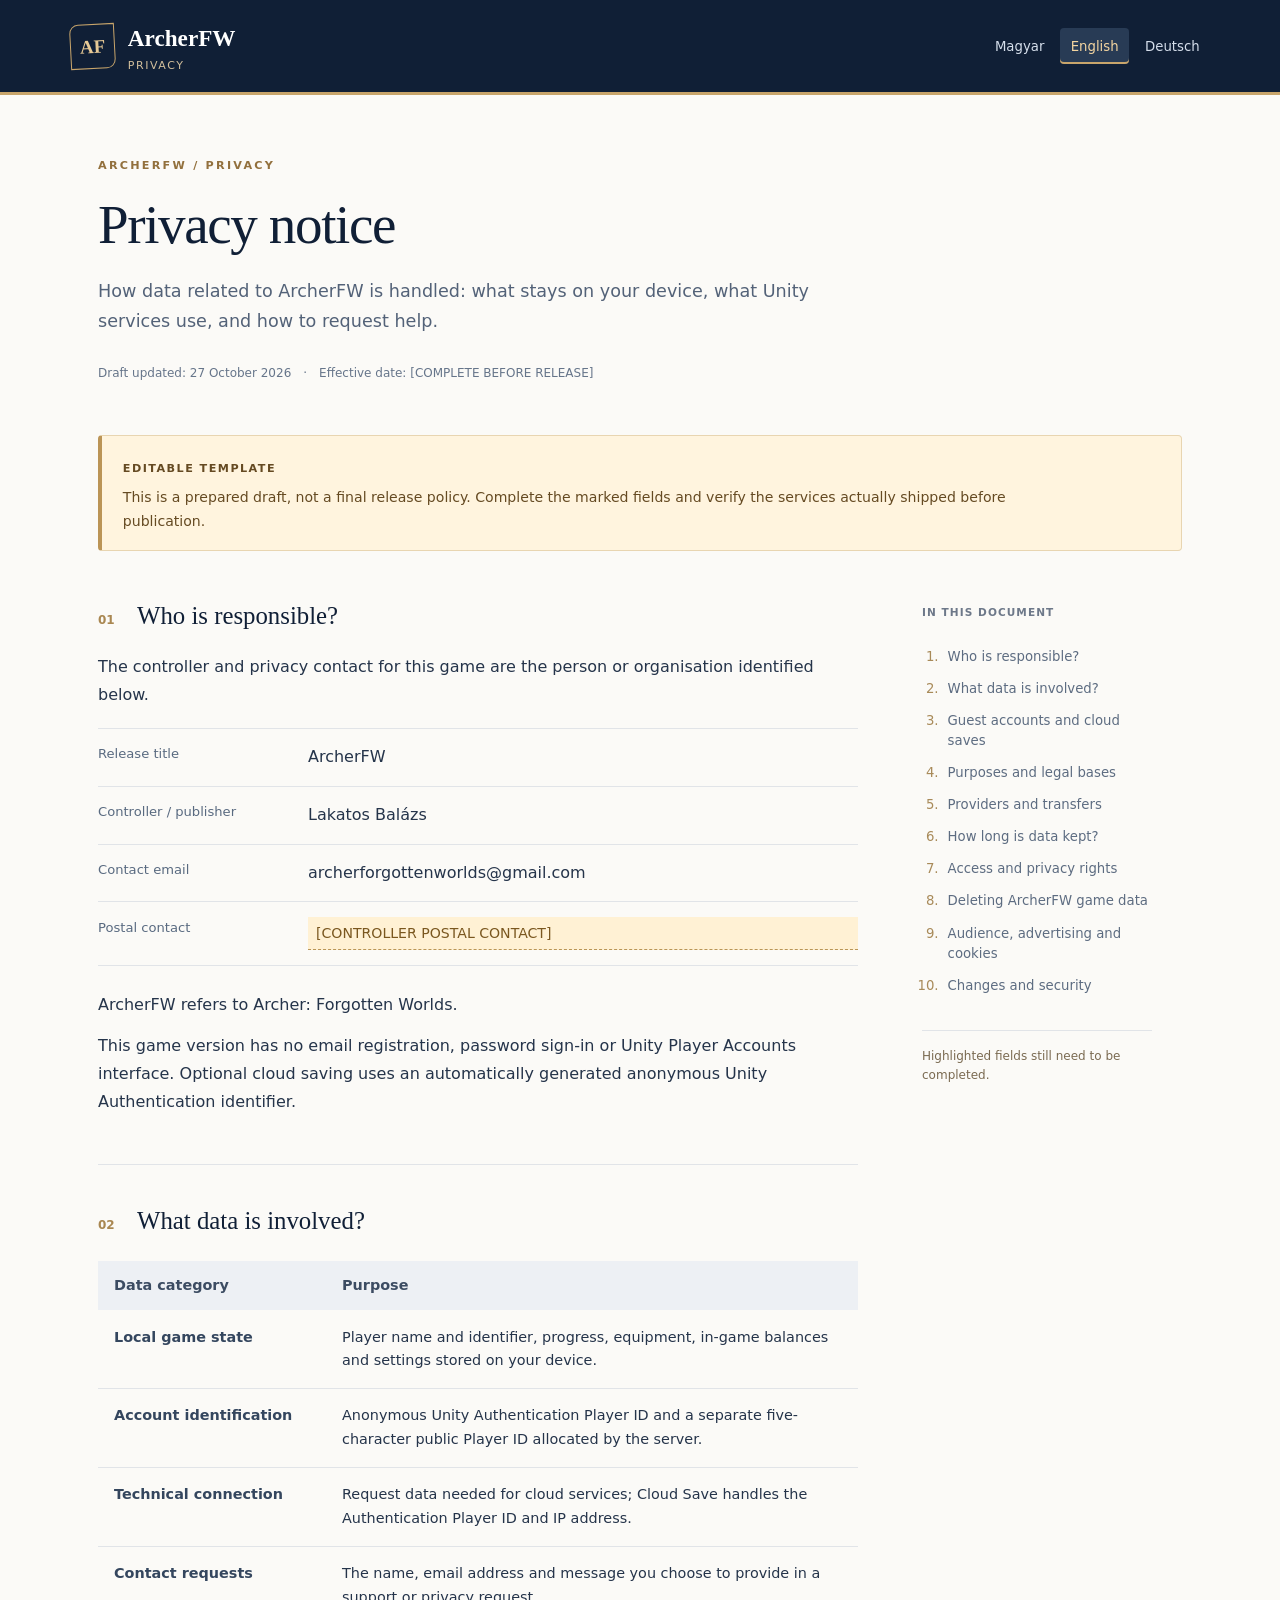
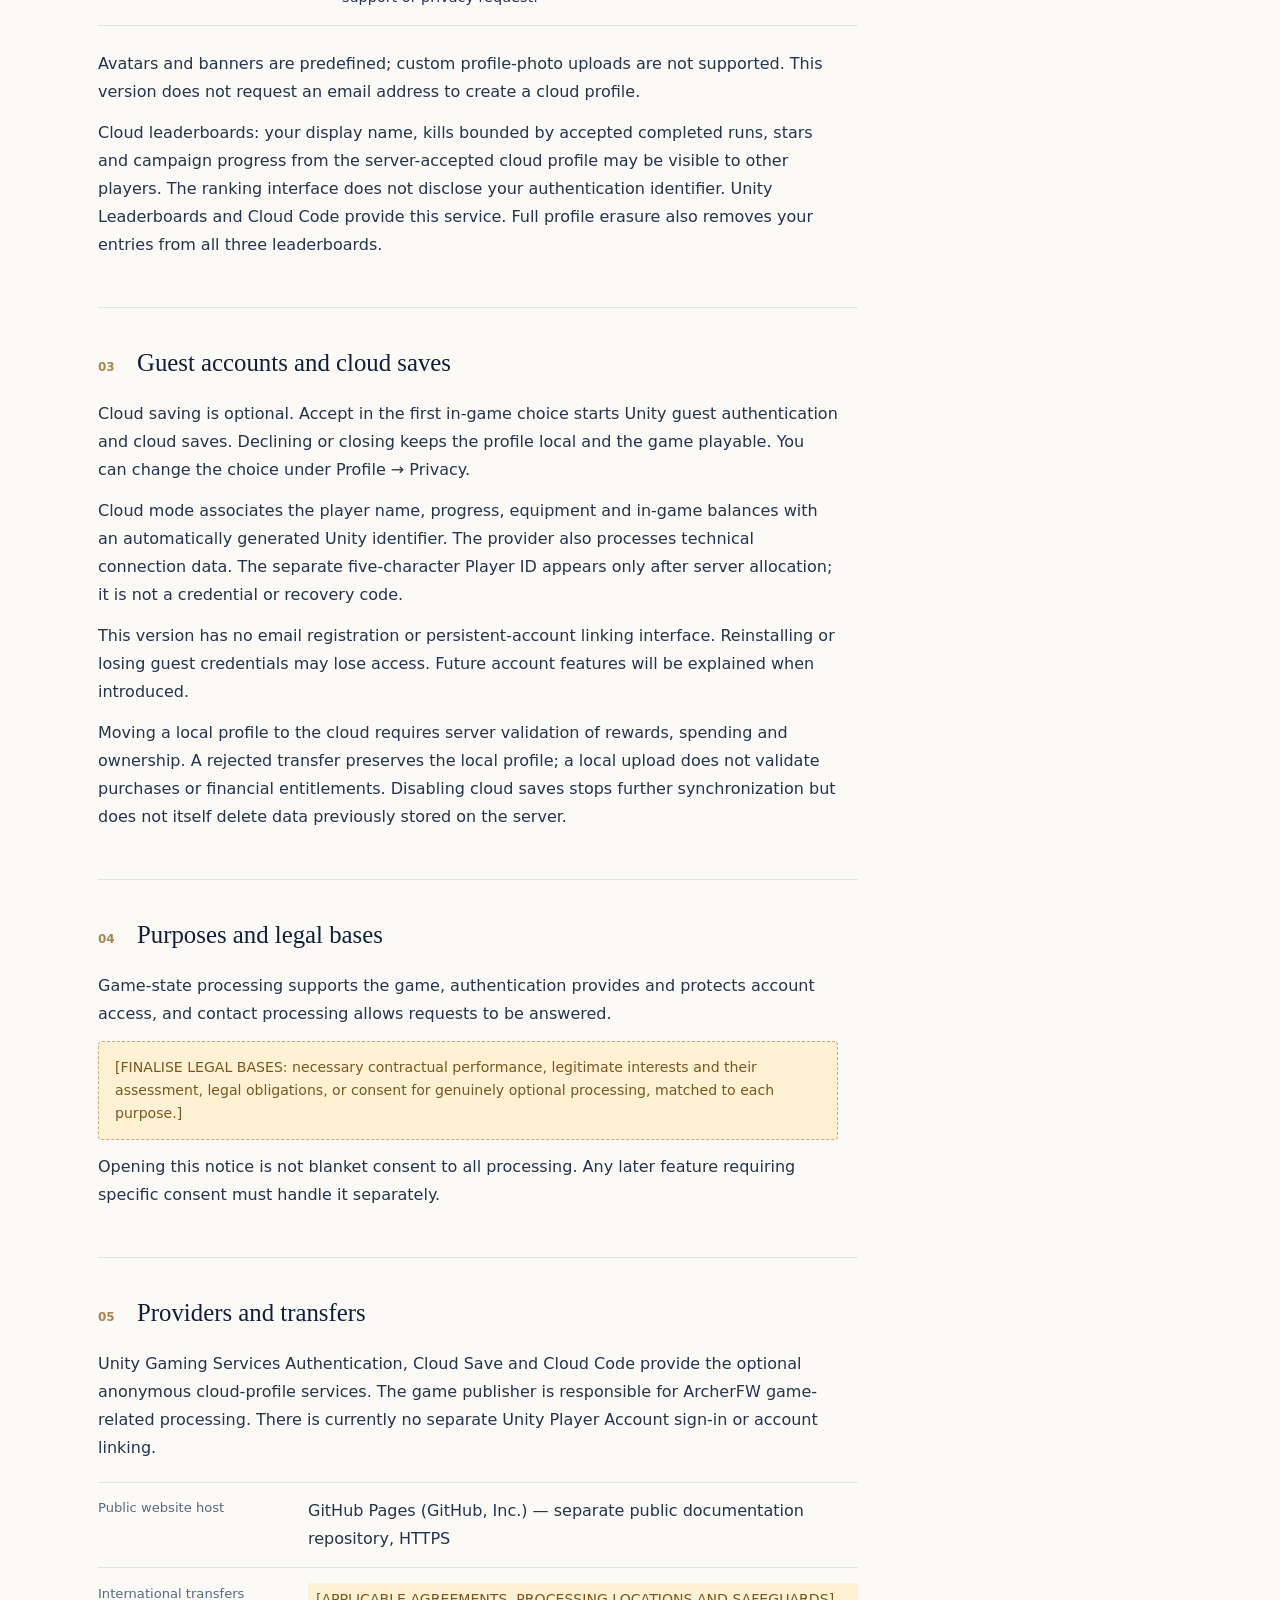
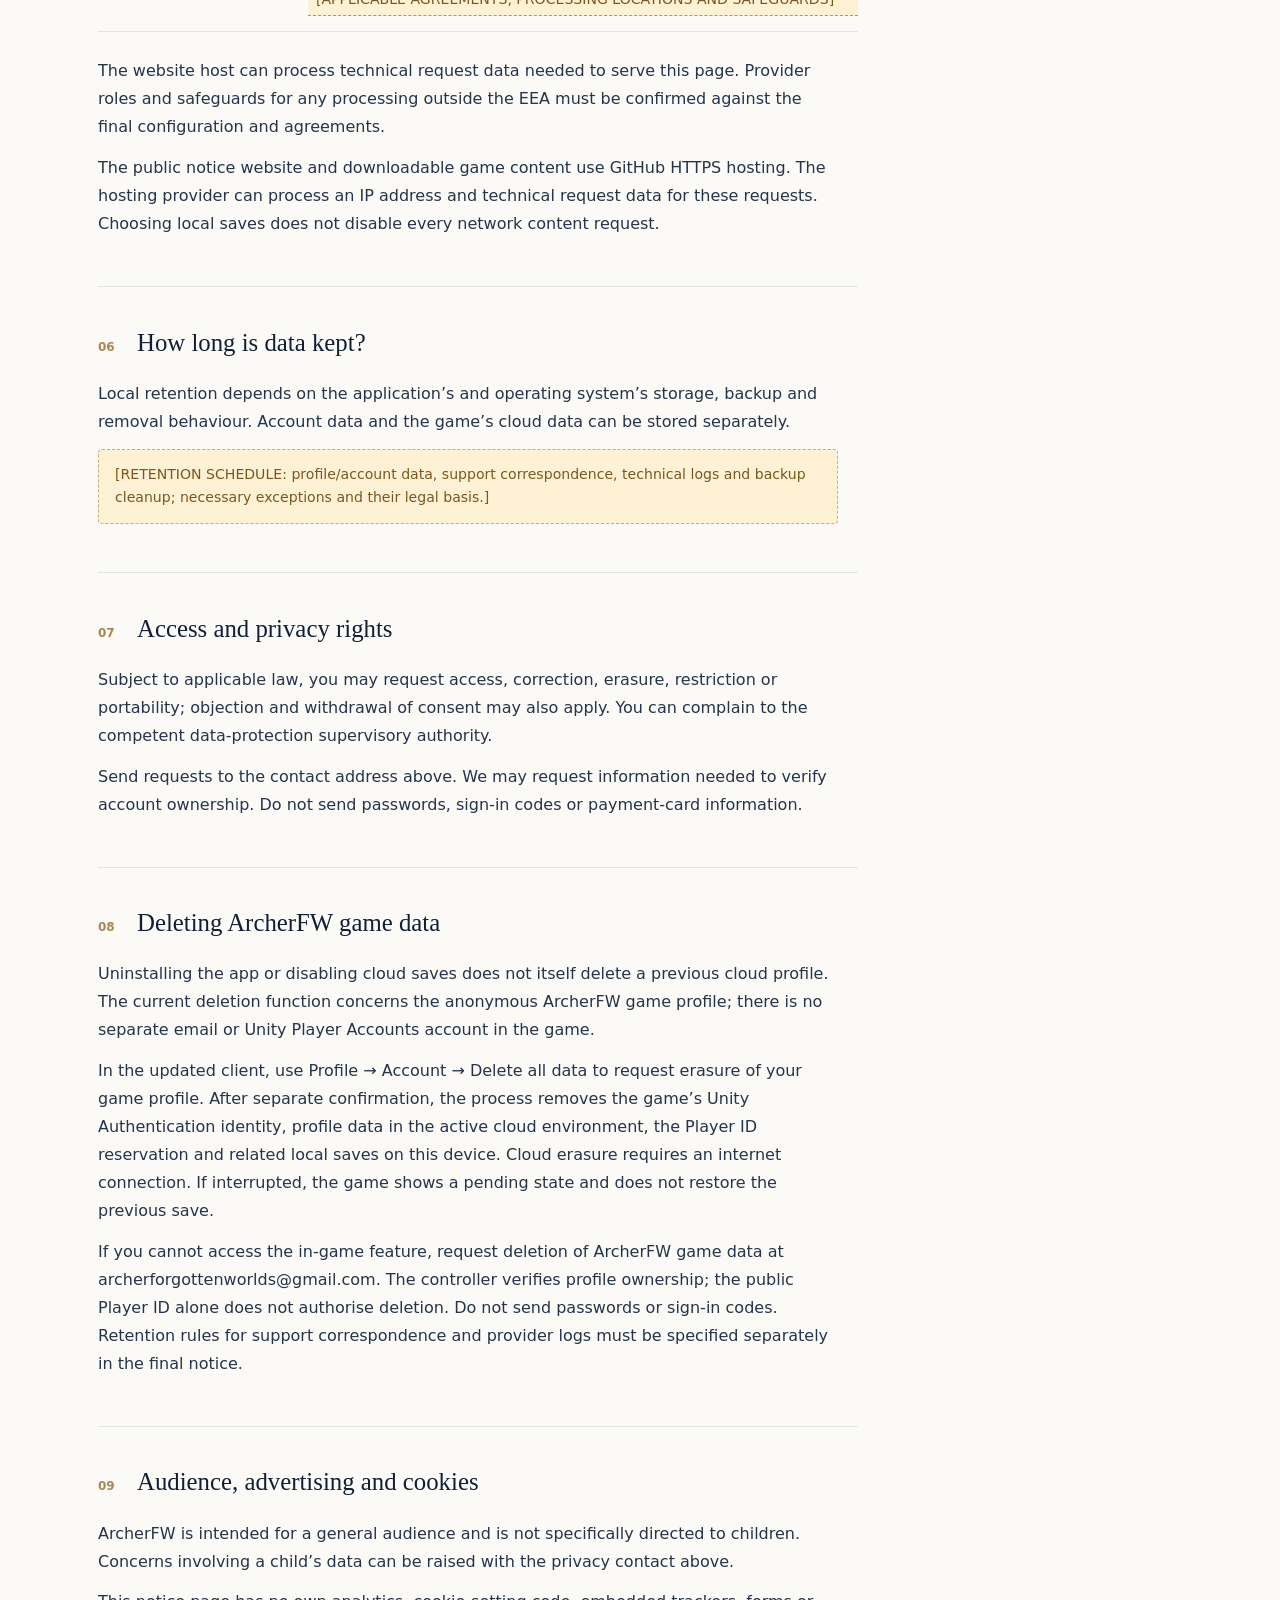
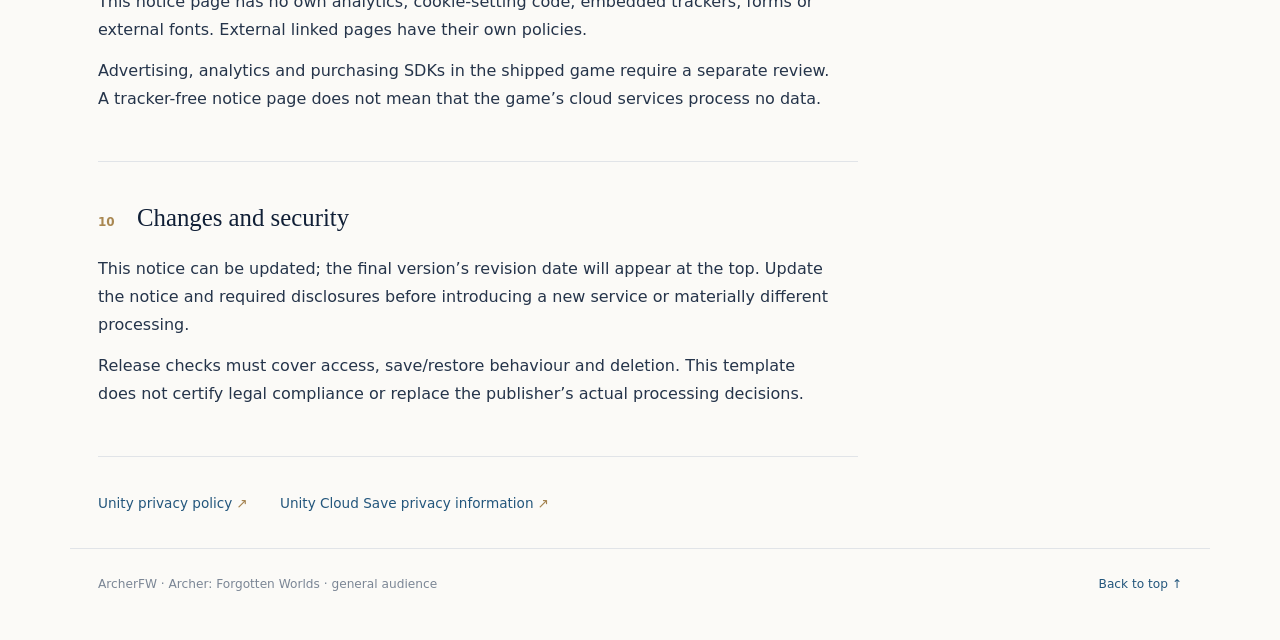
<file: docs/en/index.html>
<!doctype html>
<html lang="en"><head><meta charset="utf-8"><meta name="viewport" content="width=device-width, initial-scale=1"><meta name="robots" content="noindex,nofollow"><meta name="referrer" content="no-referrer"><meta name="description" content="How data related to ArcherFW is handled: what stays on your device, what Unity services use, and how to request help."><title>ArcherFW · Privacy notice · EDITABLE TEMPLATE</title><link rel="stylesheet" href="../assets/privacy.css"></head><body id="top"><a class="skip" href="#main">Skip to content</a><header class="site-header"><a class="brand" href="../index.html"><span class="brand-mark" aria-hidden="true">AF</span><span>ArcherFW<small>Privacy</small></span></a><nav class="languages" aria-label="Language"><a lang="hu" hreflang="hu" href="../index.html">Magyar</a><a lang="en" hreflang="en" href="../en/index.html" aria-current="page">English</a><a lang="de" hreflang="de" href="../de/index.html">Deutsch</a></nav></header><main id="main"><div class="hero"><p class="eyebrow">ARCHERFW / PRIVACY</p><h1>Privacy notice</h1><p class="intro">How data related to ArcherFW is handled: what stays on your device, what Unity services use, and how to request help.</p><p class="version">Draft updated: 27 October 2026<span>·</span>Effective date: [COMPLETE BEFORE RELEASE]</p></div><div class="draft-notice" role="note"><strong>EDITABLE TEMPLATE</strong><p>This is a prepared draft, not a final release policy. Complete the marked fields and verify the services actually shipped before publication.</p></div><div class="reading-layout"><article><details class="mobile-toc"><summary>In this document</summary><ol><li><a href="#controller">Who is responsible?</a></li><li><a href="#data">What data is involved?</a></li><li><a href="#cloud">Guest accounts and cloud saves</a></li><li><a href="#purpose">Purposes and legal bases</a></li><li><a href="#providers">Providers and transfers</a></li><li><a href="#retention">How long is data kept?</a></li><li><a href="#rights">Access and privacy rights</a></li><li><a href="#deletion">Deleting ArcherFW game data</a></li><li><a href="#audience">Audience, advertising and cookies</a></li><li><a href="#changes">Changes and security</a></li></ol></details><section id="controller" aria-labelledby="controller-title"><h2 id="controller-title"><span aria-hidden="true">01</span>Who is responsible?</h2><p>The controller and privacy contact for this game are the person or organisation identified below.</p><dl class="identity"><div><dt>Release title</dt><dd>ArcherFW</dd></div><div><dt>Controller / publisher</dt><dd>Lakatos Balázs</dd></div><div><dt>Contact email</dt><dd>archerforgottenworlds@gmail.com</dd></div><div><dt>Postal contact</dt><dd class="placeholder">[CONTROLLER POSTAL CONTACT]</dd></div></dl><p>ArcherFW refers to Archer: Forgotten Worlds.</p><p>This game version has no email registration, password sign-in or Unity Player Accounts interface. Optional cloud saving uses an automatically generated anonymous Unity Authentication identifier.</p></section><section id="data" aria-labelledby="data-title"><h2 id="data-title"><span aria-hidden="true">02</span>What data is involved?</h2><div class="table-wrap"><table><thead><tr><th scope="col">Data category</th><th scope="col">Purpose</th></tr></thead><tbody><tr><td>Local game state</td><td>Player name and identifier, progress, equipment, in-game balances and settings stored on your device.</td></tr><tr><td>Account identification</td><td>Anonymous Unity Authentication Player ID and a separate five-character public Player ID allocated by the server.</td></tr><tr><td>Technical connection</td><td>Request data needed for cloud services; Cloud Save handles the Authentication Player ID and IP address.</td></tr><tr><td>Contact requests</td><td>The name, email address and message you choose to provide in a support or privacy request.</td></tr></tbody></table></div><p>Avatars and banners are predefined; custom profile-photo uploads are not supported. This version does not request an email address to create a cloud profile.</p><p>Cloud leaderboards: your display name, kills bounded by accepted completed runs, stars and campaign progress from the server-accepted cloud profile may be visible to other players. The ranking interface does not disclose your authentication identifier. Unity Leaderboards and Cloud Code provide this service. Full profile erasure also removes your entries from all three leaderboards.</p></section><section id="cloud" aria-labelledby="cloud-title"><h2 id="cloud-title"><span aria-hidden="true">03</span>Guest accounts and cloud saves</h2><p>Cloud saving is optional. Accept in the first in-game choice starts Unity guest authentication and cloud saves. Declining or closing keeps the profile local and the game playable. You can change the choice under Profile → Privacy.</p><p>Cloud mode associates the player name, progress, equipment and in-game balances with an automatically generated Unity identifier. The provider also processes technical connection data. The separate five-character Player ID appears only after server allocation; it is not a credential or recovery code.</p><p>This version has no email registration or persistent-account linking interface. Reinstalling or losing guest credentials may lose access. Future account features will be explained when introduced.</p><p>Moving a local profile to the cloud requires server validation of rewards, spending and ownership. A rejected transfer preserves the local profile; a local upload does not validate purchases or financial entitlements. Disabling cloud saves stops further synchronization but does not itself delete data previously stored on the server.</p></section><section id="purpose" aria-labelledby="purpose-title"><h2 id="purpose-title"><span aria-hidden="true">04</span>Purposes and legal bases</h2><p>Game-state processing supports the game, authentication provides and protects account access, and contact processing allows requests to be answered.</p><p class="placeholder">[FINALISE LEGAL BASES: necessary contractual performance, legitimate interests and their assessment, legal obligations, or consent for genuinely optional processing, matched to each purpose.]</p><p>Opening this notice is not blanket consent to all processing. Any later feature requiring specific consent must handle it separately.</p></section><section id="providers" aria-labelledby="providers-title"><h2 id="providers-title"><span aria-hidden="true">05</span>Providers and transfers</h2><p>Unity Gaming Services Authentication, Cloud Save and Cloud Code provide the optional anonymous cloud-profile services. The game publisher is responsible for ArcherFW game-related processing. There is currently no separate Unity Player Account sign-in or account linking.</p><dl class="identity"><div><dt>Public website host</dt><dd>GitHub Pages (GitHub, Inc.) — separate public documentation repository, HTTPS</dd></div><div><dt>International transfers</dt><dd class="placeholder">[APPLICABLE AGREEMENTS, PROCESSING LOCATIONS AND SAFEGUARDS]</dd></div></dl><p>The website host can process technical request data needed to serve this page. Provider roles and safeguards for any processing outside the EEA must be confirmed against the final configuration and agreements.</p><p>The public notice website and downloadable game content use GitHub HTTPS hosting. The hosting provider can process an IP address and technical request data for these requests. Choosing local saves does not disable every network content request.</p></section><section id="retention" aria-labelledby="retention-title"><h2 id="retention-title"><span aria-hidden="true">06</span>How long is data kept?</h2><p>Local retention depends on the application’s and operating system’s storage, backup and removal behaviour. Account data and the game’s cloud data can be stored separately.</p><p class="placeholder">[RETENTION SCHEDULE: profile/account data, support correspondence, technical logs and backup cleanup; necessary exceptions and their legal basis.]</p></section><section id="rights" aria-labelledby="rights-title"><h2 id="rights-title"><span aria-hidden="true">07</span>Access and privacy rights</h2><p>Subject to applicable law, you may request access, correction, erasure, restriction or portability; objection and withdrawal of consent may also apply. You can complain to the competent data-protection supervisory authority.</p><p>Send requests to the contact address above. We may request information needed to verify account ownership. Do not send passwords, sign-in codes or payment-card information.</p></section><section id="deletion" aria-labelledby="deletion-title"><h2 id="deletion-title"><span aria-hidden="true">08</span>Deleting ArcherFW game data</h2><p>Uninstalling the app or disabling cloud saves does not itself delete a previous cloud profile. The current deletion function concerns the anonymous ArcherFW game profile; there is no separate email or Unity Player Accounts account in the game.</p><p>In the updated client, use Profile → Account → Delete all data to request erasure of your game profile. After separate confirmation, the process removes the game’s Unity Authentication identity, profile data in the active cloud environment, the Player ID reservation and related local saves on this device. Cloud erasure requires an internet connection. If interrupted, the game shows a pending state and does not restore the previous save.</p><p>If you cannot access the in-game feature, request deletion of ArcherFW game data at archerforgottenworlds@gmail.com. The controller verifies profile ownership; the public Player ID alone does not authorise deletion. Do not send passwords or sign-in codes. Retention rules for support correspondence and provider logs must be specified separately in the final notice.</p></section><section id="audience" aria-labelledby="audience-title"><h2 id="audience-title"><span aria-hidden="true">09</span>Audience, advertising and cookies</h2><p>ArcherFW is intended for a general audience and is not specifically directed to children. Concerns involving a child’s data can be raised with the privacy contact above.</p><p>This notice page has no own analytics, cookie-setting code, embedded trackers, forms or external fonts. External linked pages have their own policies.</p><p>Advertising, analytics and purchasing SDKs in the shipped game require a separate review. A tracker-free notice page does not mean that the game’s cloud services process no data.</p></section><section id="changes" aria-labelledby="changes-title"><h2 id="changes-title"><span aria-hidden="true">10</span>Changes and security</h2><p>This notice can be updated; the final version’s revision date will appear at the top. Update the notice and required disclosures before introducing a new service or materially different processing.</p><p>Release checks must cover access, save/restore behaviour and deletion. This template does not certify legal compliance or replace the publisher’s actual processing decisions.</p></section><div class="provider-links"><a href="https://unity.com/legal/privacy-policy" target="_blank" rel="noopener noreferrer">Unity privacy policy <span aria-hidden="true">↗</span></a><a href="https://docs.unity.com/en-us/cloud-save/privacy-and-consent/overview" target="_blank" rel="noopener noreferrer">Unity Cloud Save privacy information <span aria-hidden="true">↗</span></a></div></article><aside><nav class="toc" aria-label="In this document"><p>In this document</p><ol><li><a href="#controller">Who is responsible?</a></li><li><a href="#data">What data is involved?</a></li><li><a href="#cloud">Guest accounts and cloud saves</a></li><li><a href="#purpose">Purposes and legal bases</a></li><li><a href="#providers">Providers and transfers</a></li><li><a href="#retention">How long is data kept?</a></li><li><a href="#rights">Access and privacy rights</a></li><li><a href="#deletion">Deleting ArcherFW game data</a></li><li><a href="#audience">Audience, advertising and cookies</a></li><li><a href="#changes">Changes and security</a></li></ol><div class="margin-note">Highlighted fields still need to be completed.</div></nav></aside></div></main><footer><p>ArcherFW · Archer: Forgotten Worlds · general audience</p><a href="#top">Back to top ↑</a></footer></body></html>
</file>
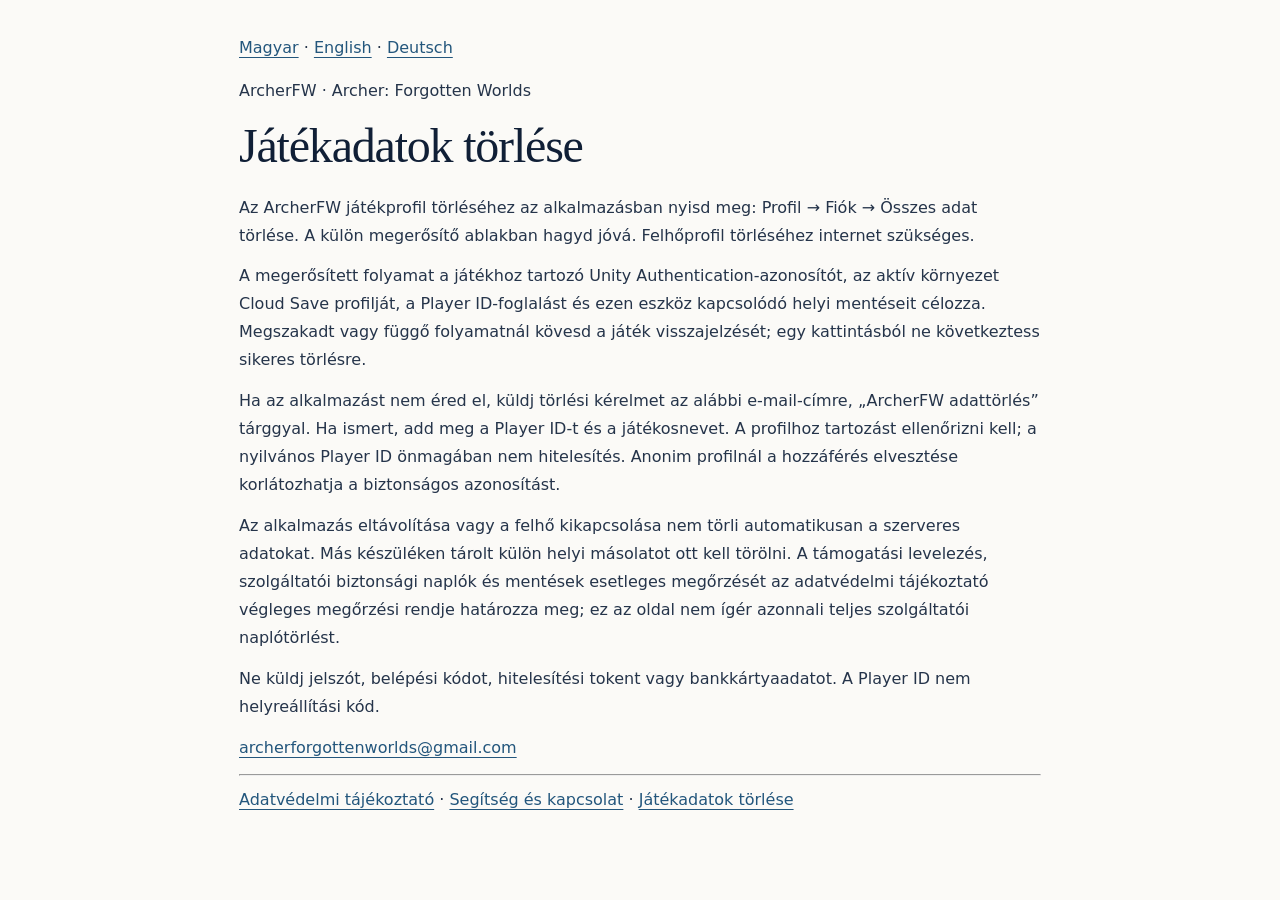
<file: docs/delete-data.html>
<!doctype html>
<html lang="hu"><head><meta charset="utf-8"><meta name="viewport" content="width=device-width,initial-scale=1"><meta name="robots" content="noindex,nofollow"><meta name="referrer" content="no-referrer"><title>ArcherFW · Játékadatok törlése</title><link rel="stylesheet" href="assets/privacy.css"><style>main{max-width:850px;margin:0 auto;padding:32px 24px}nav{line-height:2}p{overflow-wrap:anywhere}h1{font-size:clamp(2rem,6vw,3rem)}</style></head><body><main><nav aria-label="Language"><a lang="hu" href="delete-data.html">Magyar</a> · <a lang="en" href="en/delete-data.html">English</a> · <a lang="de" href="de/delete-data.html">Deutsch</a></nav><p>ArcherFW · Archer: Forgotten Worlds</p><h1>Játékadatok törlése</h1><p>Az ArcherFW játékprofil törléséhez az alkalmazásban nyisd meg: Profil → Fiók → Összes adat törlése. A külön megerősítő ablakban hagyd jóvá. Felhőprofil törléséhez internet szükséges.</p><p>A megerősített folyamat a játékhoz tartozó Unity Authentication-azonosítót, az aktív környezet Cloud Save profilját, a Player ID-foglalást és ezen eszköz kapcsolódó helyi mentéseit célozza. Megszakadt vagy függő folyamatnál kövesd a játék visszajelzését; egy kattintásból ne következtess sikeres törlésre.</p><p>Ha az alkalmazást nem éred el, küldj törlési kérelmet az alábbi e-mail-címre, „ArcherFW adattörlés” tárggyal. Ha ismert, add meg a Player ID-t és a játékosnevet. A profilhoz tartozást ellenőrizni kell; a nyilvános Player ID önmagában nem hitelesítés. Anonim profilnál a hozzáférés elvesztése korlátozhatja a biztonságos azonosítást.</p><p>Az alkalmazás eltávolítása vagy a felhő kikapcsolása nem törli automatikusan a szerveres adatokat. Más készüléken tárolt külön helyi másolatot ott kell törölni. A támogatási levelezés, szolgáltatói biztonsági naplók és mentések esetleges megőrzését az adatvédelmi tájékoztató végleges megőrzési rendje határozza meg; ez az oldal nem ígér azonnali teljes szolgáltatói naplótörlést.</p><p>Ne küldj jelszót, belépési kódot, hitelesítési tokent vagy bankkártyaadatot. A Player ID nem helyreállítási kód.</p><p><a href="mailto:archerforgottenworlds@gmail.com?subject=ArcherFW%20adatt%C3%B6rl%C3%A9s">archerforgottenworlds@gmail.com</a></p><hr><nav><a href="index.html">Adatvédelmi tájékoztató</a> · <a href="support.html">Segítség és kapcsolat</a> · <a href="delete-data.html">Játékadatok törlése</a></nav></main></body></html>
</file>
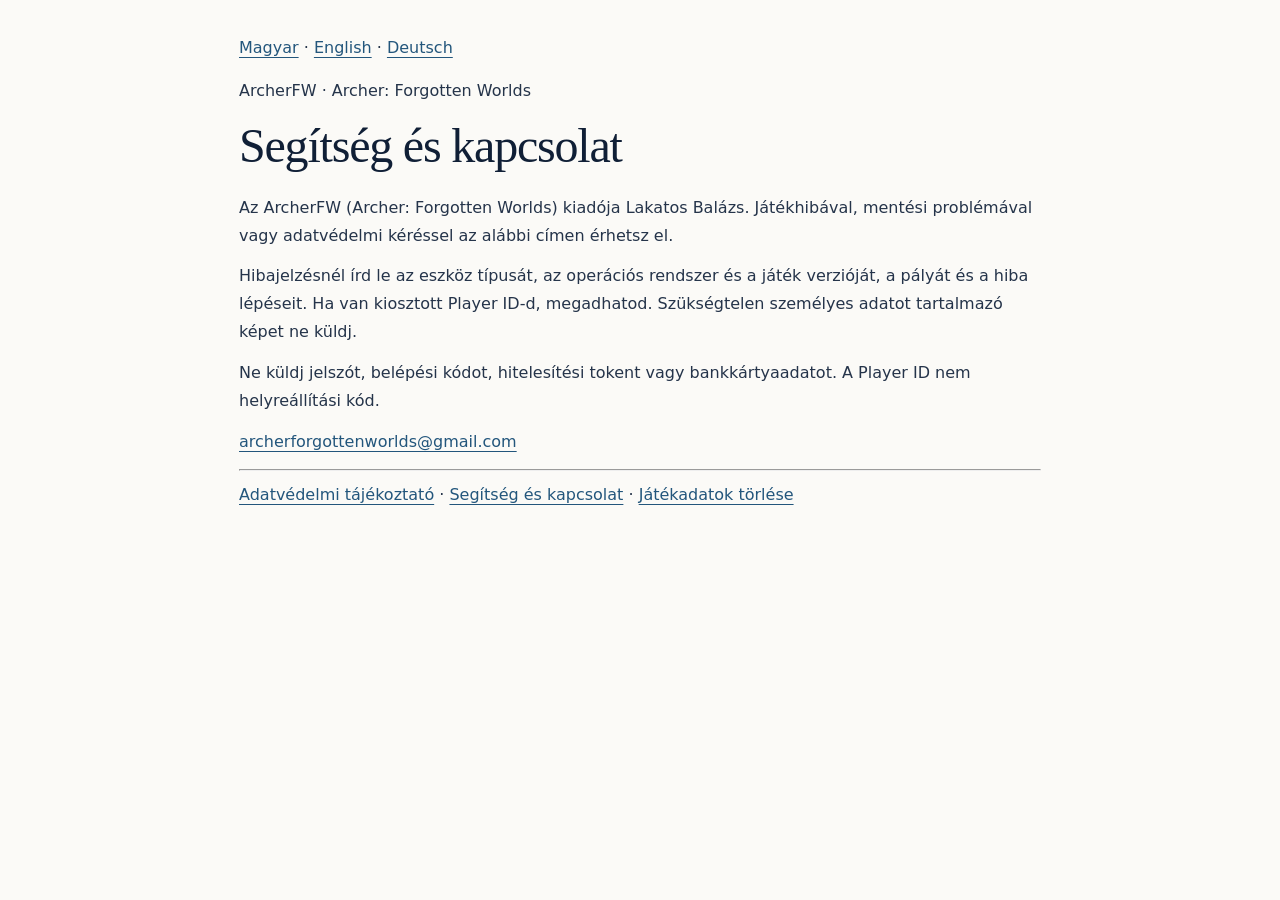
<file: docs/support.html>
<!doctype html>
<html lang="hu"><head><meta charset="utf-8"><meta name="viewport" content="width=device-width,initial-scale=1"><meta name="robots" content="noindex,nofollow"><meta name="referrer" content="no-referrer"><title>ArcherFW · Segítség és kapcsolat</title><link rel="stylesheet" href="assets/privacy.css"><style>main{max-width:850px;margin:0 auto;padding:32px 24px}nav{line-height:2}p{overflow-wrap:anywhere}h1{font-size:clamp(2rem,6vw,3rem)}</style></head><body><main><nav aria-label="Language"><a lang="hu" href="support.html">Magyar</a> · <a lang="en" href="en/support.html">English</a> · <a lang="de" href="de/support.html">Deutsch</a></nav><p>ArcherFW · Archer: Forgotten Worlds</p><h1>Segítség és kapcsolat</h1><p>Az ArcherFW (Archer: Forgotten Worlds) kiadója Lakatos Balázs. Játékhibával, mentési problémával vagy adatvédelmi kéréssel az alábbi címen érhetsz el.</p><p>Hibajelzésnél írd le az eszköz típusát, az operációs rendszer és a játék verzióját, a pályát és a hiba lépéseit. Ha van kiosztott Player ID-d, megadhatod. Szükségtelen személyes adatot tartalmazó képet ne küldj.</p><p>Ne küldj jelszót, belépési kódot, hitelesítési tokent vagy bankkártyaadatot. A Player ID nem helyreállítási kód.</p><p><a href="mailto:archerforgottenworlds@gmail.com">archerforgottenworlds@gmail.com</a></p><hr><nav><a href="index.html">Adatvédelmi tájékoztató</a> · <a href="support.html">Segítség és kapcsolat</a> · <a href="delete-data.html">Játékadatok törlése</a></nav></main></body></html>
</file>
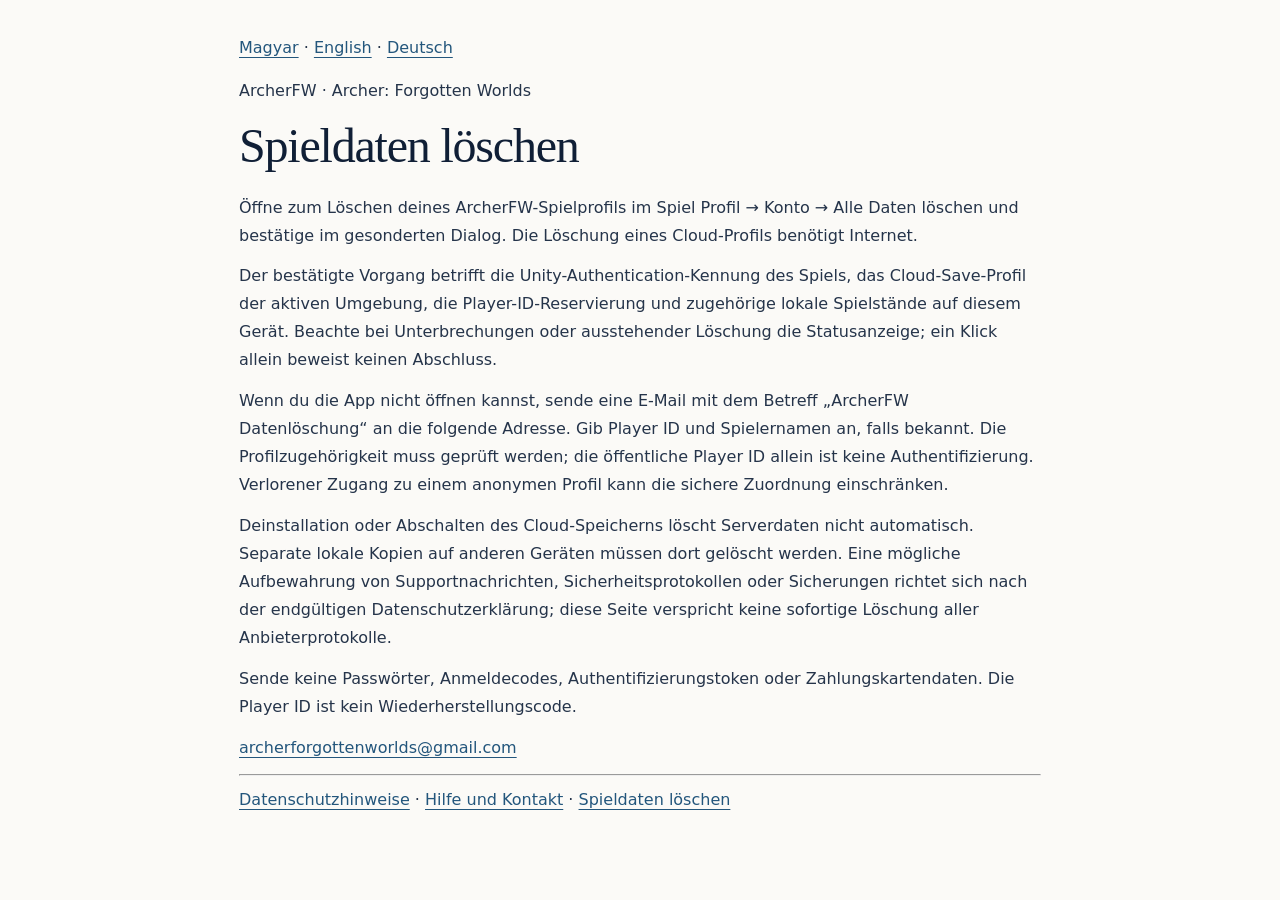
<file: docs/de/delete-data.html>
<!doctype html>
<html lang="de"><head><meta charset="utf-8"><meta name="viewport" content="width=device-width,initial-scale=1"><meta name="robots" content="noindex,nofollow"><meta name="referrer" content="no-referrer"><title>ArcherFW · Spieldaten löschen</title><link rel="stylesheet" href="../assets/privacy.css"><style>main{max-width:850px;margin:0 auto;padding:32px 24px}nav{line-height:2}p{overflow-wrap:anywhere}h1{font-size:clamp(2rem,6vw,3rem)}</style></head><body><main><nav aria-label="Language"><a lang="hu" href="../delete-data.html">Magyar</a> · <a lang="en" href="../en/delete-data.html">English</a> · <a lang="de" href="../de/delete-data.html">Deutsch</a></nav><p>ArcherFW · Archer: Forgotten Worlds</p><h1>Spieldaten löschen</h1><p>Öffne zum Löschen deines ArcherFW-Spielprofils im Spiel Profil → Konto → Alle Daten löschen und bestätige im gesonderten Dialog. Die Löschung eines Cloud-Profils benötigt Internet.</p><p>Der bestätigte Vorgang betrifft die Unity-Authentication-Kennung des Spiels, das Cloud-Save-Profil der aktiven Umgebung, die Player-ID-Reservierung und zugehörige lokale Spielstände auf diesem Gerät. Beachte bei Unterbrechungen oder ausstehender Löschung die Statusanzeige; ein Klick allein beweist keinen Abschluss.</p><p>Wenn du die App nicht öffnen kannst, sende eine E-Mail mit dem Betreff „ArcherFW Datenlöschung“ an die folgende Adresse. Gib Player ID und Spielernamen an, falls bekannt. Die Profilzugehörigkeit muss geprüft werden; die öffentliche Player ID allein ist keine Authentifizierung. Verlorener Zugang zu einem anonymen Profil kann die sichere Zuordnung einschränken.</p><p>Deinstallation oder Abschalten des Cloud-Speicherns löscht Serverdaten nicht automatisch. Separate lokale Kopien auf anderen Geräten müssen dort gelöscht werden. Eine mögliche Aufbewahrung von Supportnachrichten, Sicherheitsprotokollen oder Sicherungen richtet sich nach der endgültigen Datenschutzerklärung; diese Seite verspricht keine sofortige Löschung aller Anbieterprotokolle.</p><p>Sende keine Passwörter, Anmeldecodes, Authentifizierungstoken oder Zahlungskartendaten. Die Player ID ist kein Wiederherstellungscode.</p><p><a href="mailto:archerforgottenworlds@gmail.com?subject=ArcherFW%20Datenl%C3%B6schung">archerforgottenworlds@gmail.com</a></p><hr><nav><a href="index.html">Datenschutzhinweise</a> · <a href="support.html">Hilfe und Kontakt</a> · <a href="delete-data.html">Spieldaten löschen</a></nav></main></body></html>
</file>
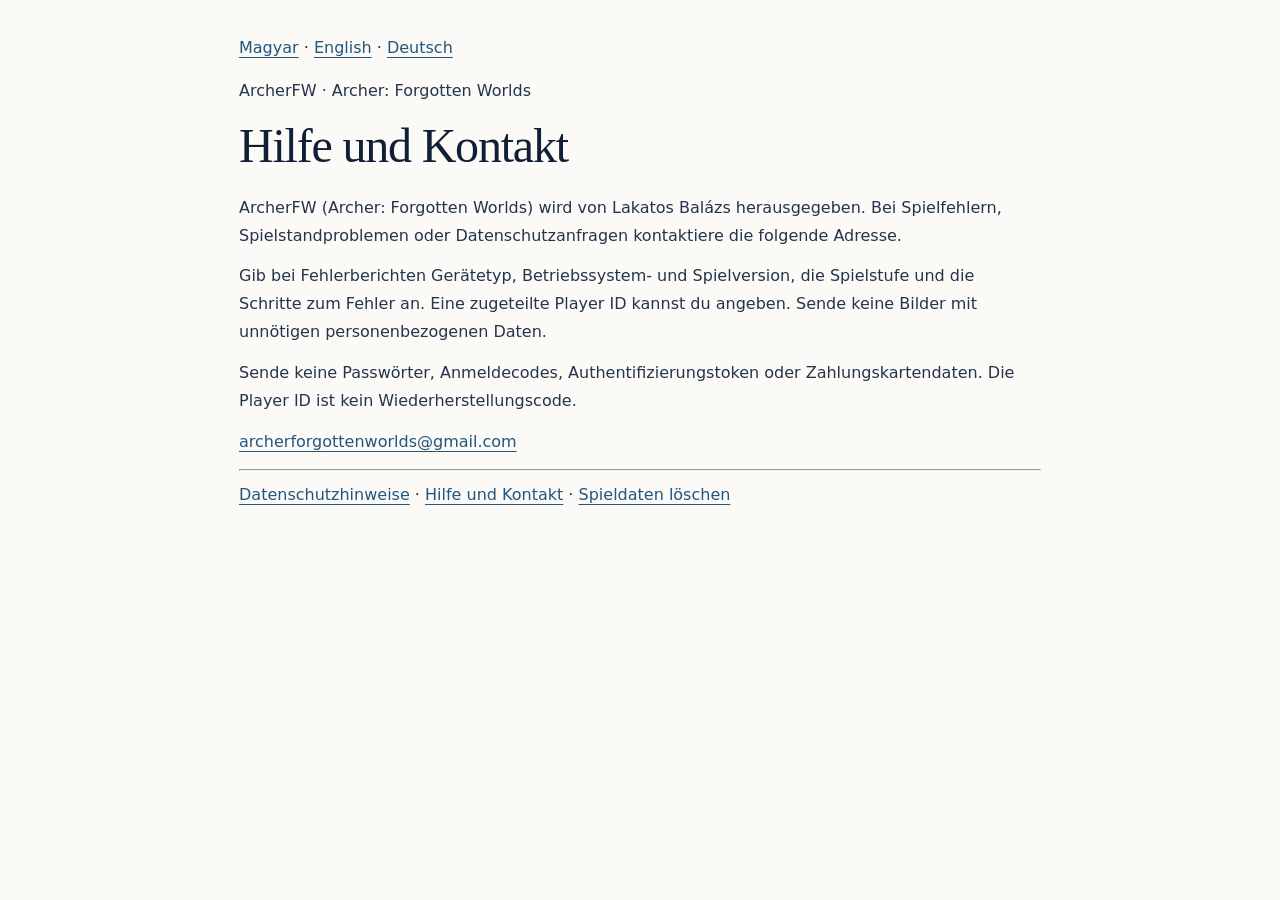
<file: docs/de/support.html>
<!doctype html>
<html lang="de"><head><meta charset="utf-8"><meta name="viewport" content="width=device-width,initial-scale=1"><meta name="robots" content="noindex,nofollow"><meta name="referrer" content="no-referrer"><title>ArcherFW · Hilfe und Kontakt</title><link rel="stylesheet" href="../assets/privacy.css"><style>main{max-width:850px;margin:0 auto;padding:32px 24px}nav{line-height:2}p{overflow-wrap:anywhere}h1{font-size:clamp(2rem,6vw,3rem)}</style></head><body><main><nav aria-label="Language"><a lang="hu" href="../support.html">Magyar</a> · <a lang="en" href="../en/support.html">English</a> · <a lang="de" href="../de/support.html">Deutsch</a></nav><p>ArcherFW · Archer: Forgotten Worlds</p><h1>Hilfe und Kontakt</h1><p>ArcherFW (Archer: Forgotten Worlds) wird von Lakatos Balázs herausgegeben. Bei Spielfehlern, Spielstandproblemen oder Datenschutzanfragen kontaktiere die folgende Adresse.</p><p>Gib bei Fehlerberichten Gerätetyp, Betriebssystem- und Spielversion, die Spielstufe und die Schritte zum Fehler an. Eine zugeteilte Player ID kannst du angeben. Sende keine Bilder mit unnötigen personenbezogenen Daten.</p><p>Sende keine Passwörter, Anmeldecodes, Authentifizierungstoken oder Zahlungskartendaten. Die Player ID ist kein Wiederherstellungscode.</p><p><a href="mailto:archerforgottenworlds@gmail.com">archerforgottenworlds@gmail.com</a></p><hr><nav><a href="index.html">Datenschutzhinweise</a> · <a href="support.html">Hilfe und Kontakt</a> · <a href="delete-data.html">Spieldaten löschen</a></nav></main></body></html>
</file>
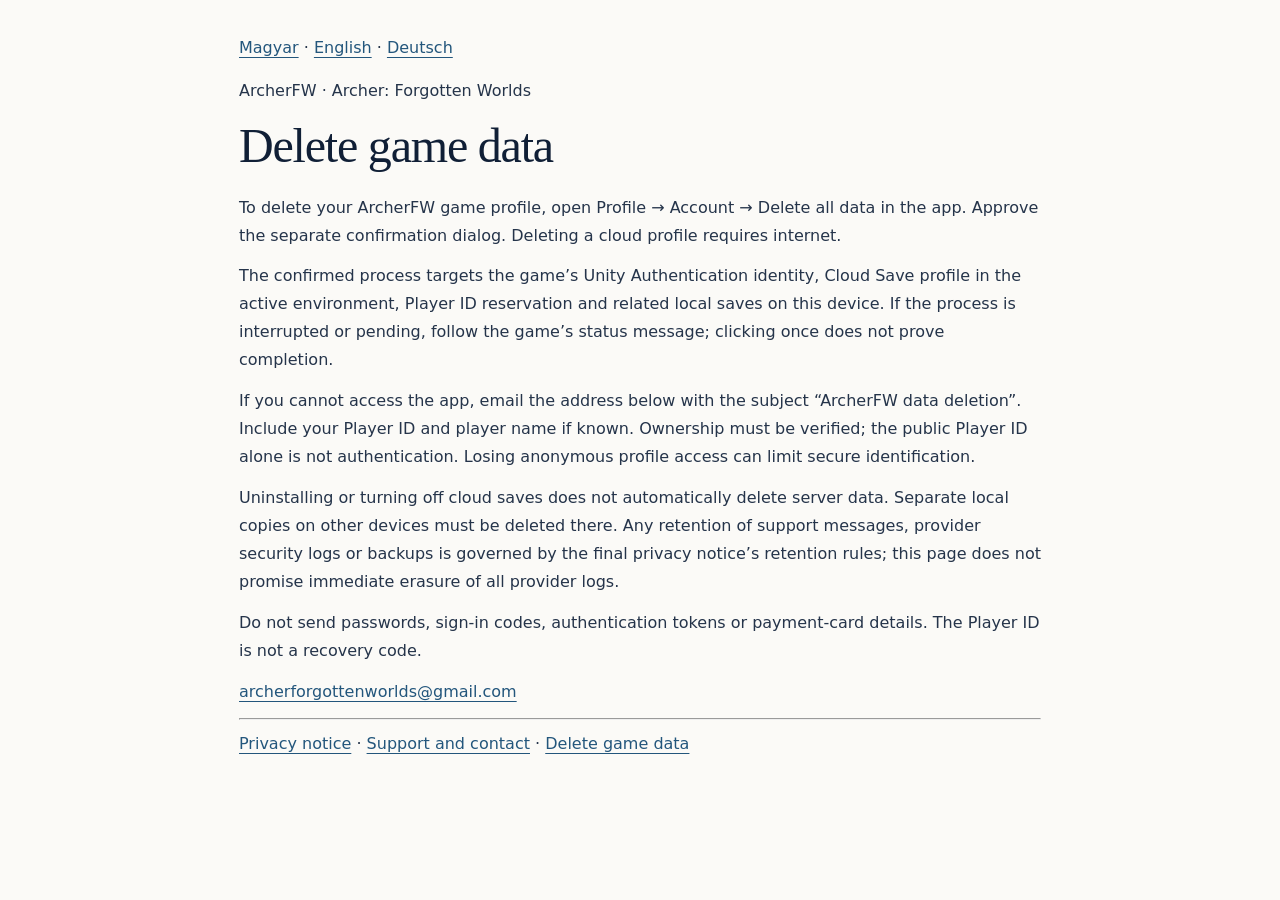
<file: docs/en/delete-data.html>
<!doctype html>
<html lang="en"><head><meta charset="utf-8"><meta name="viewport" content="width=device-width,initial-scale=1"><meta name="robots" content="noindex,nofollow"><meta name="referrer" content="no-referrer"><title>ArcherFW · Delete game data</title><link rel="stylesheet" href="../assets/privacy.css"><style>main{max-width:850px;margin:0 auto;padding:32px 24px}nav{line-height:2}p{overflow-wrap:anywhere}h1{font-size:clamp(2rem,6vw,3rem)}</style></head><body><main><nav aria-label="Language"><a lang="hu" href="../delete-data.html">Magyar</a> · <a lang="en" href="../en/delete-data.html">English</a> · <a lang="de" href="../de/delete-data.html">Deutsch</a></nav><p>ArcherFW · Archer: Forgotten Worlds</p><h1>Delete game data</h1><p>To delete your ArcherFW game profile, open Profile → Account → Delete all data in the app. Approve the separate confirmation dialog. Deleting a cloud profile requires internet.</p><p>The confirmed process targets the game’s Unity Authentication identity, Cloud Save profile in the active environment, Player ID reservation and related local saves on this device. If the process is interrupted or pending, follow the game’s status message; clicking once does not prove completion.</p><p>If you cannot access the app, email the address below with the subject “ArcherFW data deletion”. Include your Player ID and player name if known. Ownership must be verified; the public Player ID alone is not authentication. Losing anonymous profile access can limit secure identification.</p><p>Uninstalling or turning off cloud saves does not automatically delete server data. Separate local copies on other devices must be deleted there. Any retention of support messages, provider security logs or backups is governed by the final privacy notice’s retention rules; this page does not promise immediate erasure of all provider logs.</p><p>Do not send passwords, sign-in codes, authentication tokens or payment-card details. The Player ID is not a recovery code.</p><p><a href="mailto:archerforgottenworlds@gmail.com?subject=ArcherFW%20data%20deletion">archerforgottenworlds@gmail.com</a></p><hr><nav><a href="index.html">Privacy notice</a> · <a href="support.html">Support and contact</a> · <a href="delete-data.html">Delete game data</a></nav></main></body></html>
</file>
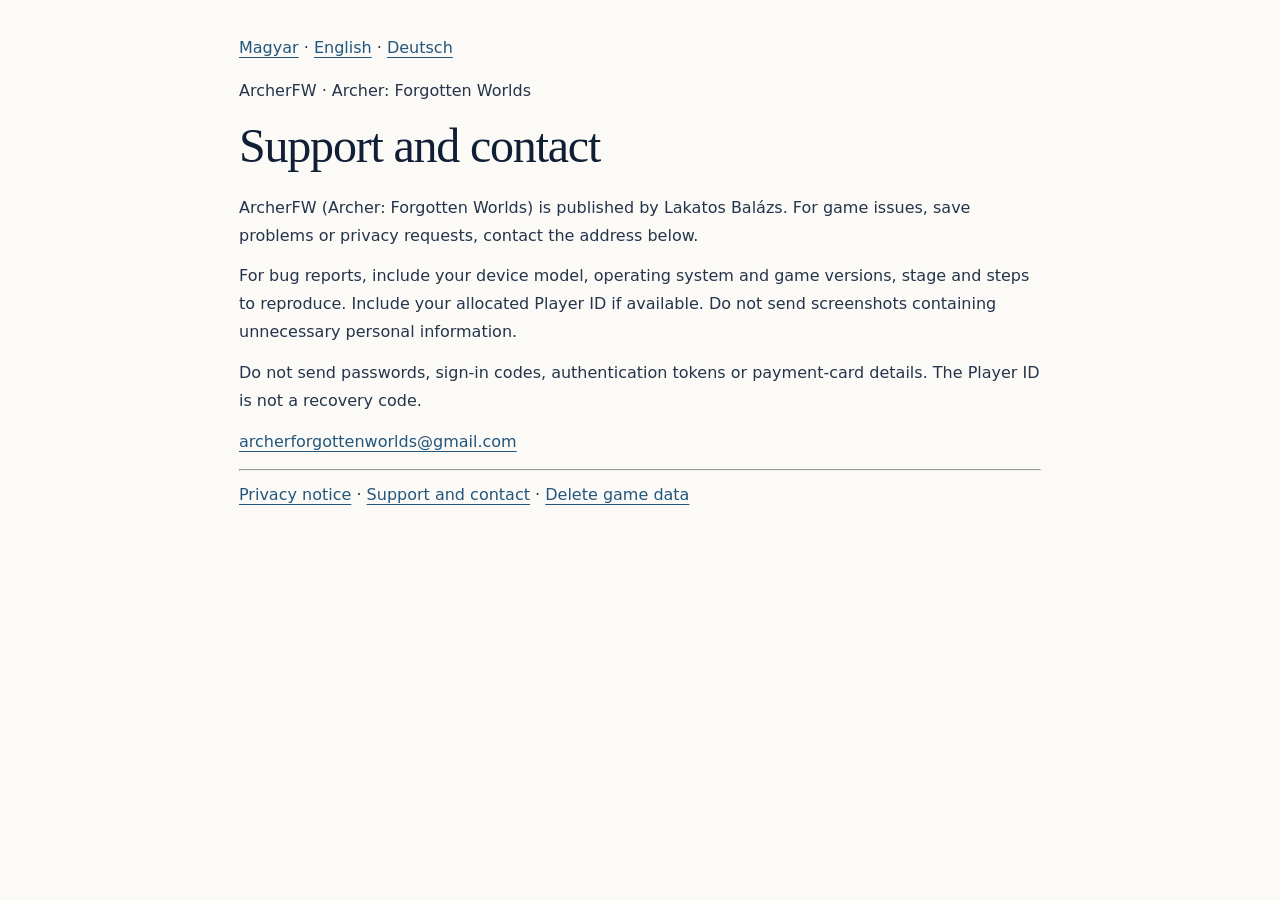
<file: docs/en/support.html>
<!doctype html>
<html lang="en"><head><meta charset="utf-8"><meta name="viewport" content="width=device-width,initial-scale=1"><meta name="robots" content="noindex,nofollow"><meta name="referrer" content="no-referrer"><title>ArcherFW · Support and contact</title><link rel="stylesheet" href="../assets/privacy.css"><style>main{max-width:850px;margin:0 auto;padding:32px 24px}nav{line-height:2}p{overflow-wrap:anywhere}h1{font-size:clamp(2rem,6vw,3rem)}</style></head><body><main><nav aria-label="Language"><a lang="hu" href="../support.html">Magyar</a> · <a lang="en" href="../en/support.html">English</a> · <a lang="de" href="../de/support.html">Deutsch</a></nav><p>ArcherFW · Archer: Forgotten Worlds</p><h1>Support and contact</h1><p>ArcherFW (Archer: Forgotten Worlds) is published by Lakatos Balázs. For game issues, save problems or privacy requests, contact the address below.</p><p>For bug reports, include your device model, operating system and game versions, stage and steps to reproduce. Include your allocated Player ID if available. Do not send screenshots containing unnecessary personal information.</p><p>Do not send passwords, sign-in codes, authentication tokens or payment-card details. The Player ID is not a recovery code.</p><p><a href="mailto:archerforgottenworlds@gmail.com">archerforgottenworlds@gmail.com</a></p><hr><nav><a href="index.html">Privacy notice</a> · <a href="support.html">Support and contact</a> · <a href="delete-data.html">Delete game data</a></nav></main></body></html>
</file>
<file: docs/assets/privacy.css>
@charset "UTF-8";
:root{--navy:#101f36;--deep:#0b1628;--gold:#c8a56b;--ink:#25344a;--muted:#66758a;--paper:#fbfaf7;--line:#e1e4e8;--amber:#79531a;--tint:#fff4de;--link:#23567c}
*{box-sizing:border-box}html{scroll-behavior:smooth;scroll-padding-top:7rem}body{margin:0;background:var(--paper);color:var(--ink);font:16px/1.75 system-ui,-apple-system,"Segoe UI",sans-serif}a{color:var(--link);text-underline-offset:.22em}a:hover{color:#092e50}a:focus-visible,summary:focus-visible{outline:3px solid #ba8b40;outline-offset:5px;border-radius:3px}.skip{position:absolute;left:1rem;top:-8rem;z-index:10;background:white;padding:.6rem 1rem}.skip:focus{top:.5rem}.site-header{background:var(--navy);color:white;min-height:92px;border-bottom:3px solid var(--gold);display:flex;align-items:center;justify-content:space-between;padding:1.1rem max(5vw,calc((100vw - 1140px)/2));gap:1rem}.brand{display:flex;align-items:center;gap:.8rem;color:#fff;text-decoration:none;font-family:Georgia,serif;font-weight:bold;font-size:1.45rem}.brand:hover{color:white}.brand small{display:block;color:#d2bf9c;font:11px/1.5 system-ui,sans-serif;letter-spacing:.14em;text-transform:uppercase}.brand-mark{display:grid;place-items:center;border:1px solid var(--gold);width:45px;height:45px;font-size:19px;color:#e7c995;transform:rotate(-3deg);border-radius:9px 0 9px 0}.languages{display:flex;gap:.35rem;flex-wrap:wrap}.languages a{color:#d5deeb;text-decoration:none;font-size:.83rem;padding:.4rem .65rem;border-radius:4px}.languages a[aria-current]{background:#283b55;color:#f4d5a0;box-shadow:inset 0 -2px var(--gold)}.languages a:hover{background:#203249;color:white}main,footer{max-width:1140px;margin:auto;padding-left:28px;padding-right:28px}.hero{max-width:870px;padding:3.8rem 0 2rem}.eyebrow{font-size:.7rem;letter-spacing:.2em;color:#92703d;font-weight:750;margin:0 0 1.1rem}h1{font:normal clamp(2.1rem,4.3vw,3.6rem)/1.15 Georgia,serif;letter-spacing:-.025em;color:var(--navy);margin:0 0 1.3rem}.intro{max-width:730px;font-size:1.1rem;color:#536278;line-height:1.7}.version{font-size:.75rem;color:var(--muted);display:flex;flex-wrap:wrap;gap:.5rem .75rem;margin-top:1.6rem}.draft-notice{background:var(--tint);border:1px solid #e8d5b1;border-left:4px solid #bb9456;border-radius:4px;padding:1.05rem 1.3rem;color:#654a22;margin:.4rem 0 2.8rem}.draft-notice strong{font-size:.7rem;letter-spacing:.13em}.draft-notice p{margin:.35rem 0 0;font-size:.88rem;line-height:1.65;max-width:920px}.reading-layout{display:grid;grid-template-columns:minmax(0,760px) 230px;gap:64px}article{min-width:0}section{padding:.2rem 0 2.2rem;border-bottom:1px solid var(--line);margin:0 0 2.2rem}h2{font:normal 1.55rem/1.35 Georgia,serif;color:var(--navy);display:flex;gap:1rem;align-items:baseline;margin:0 0 1.3rem}h2>span{font:600 .75rem/1.4 system-ui,sans-serif;color:#a98751;min-width:23px}p{margin:.8rem 0}section p{max-width:740px}.identity{margin:1.2rem 0 1.6rem;border-top:1px solid var(--line)}.identity>div{display:grid;grid-template-columns:190px minmax(0,1fr);gap:20px;padding:.9rem 0;border-bottom:1px solid var(--line)}dt{font-size:.82rem;color:#596a80}dd{margin:0;overflow-wrap:anywhere}.placeholder{color:#7a571f;background:#fff1d4;border-bottom:1px dashed #b99556;padding:.25rem .5rem;font-size:.88rem;overflow-wrap:anywhere}p.placeholder{padding:.85rem 1rem;border:1px dashed #c9ac7e;border-radius:4px;line-height:1.65}.table-wrap{margin:1.5rem 0;overflow-x:auto}table{width:100%;border-collapse:collapse;font-size:.9rem;line-height:1.65;table-layout:fixed}th{text-align:left;padding:.8rem 1rem;background:#edf0f4;color:#3c4c62;font-weight:650}th:first-child{width:30%}td{vertical-align:top;padding:.95rem 1rem;border-bottom:1px solid var(--line);overflow-wrap:anywhere}td:first-child{font-weight:600;color:#34465e}.scope-note{padding:1rem 1.25rem;background:#edf3f6;border-left:3px solid #6d8da4;border-radius:3px;margin:1.2rem 0}.scope-note p{margin:0;font-size:.92rem}.toc{position:sticky;top:2rem;font-size:.83rem}.toc>p{text-transform:uppercase;letter-spacing:.1em;font-size:.66rem;font-weight:750;color:#6d7889;margin:.5rem 0 1.1rem}.toc ol,.mobile-toc ol{margin:0;padding-left:1.3rem}.toc li{padding:.32rem 0 .32rem .3rem;color:#a88a59}.toc a{text-decoration:none;color:#5d6c81;display:block;line-height:1.5}.toc a:hover{color:#132f51}.margin-note{margin-top:1.8rem;padding-top:1rem;border-top:1px solid var(--line);font-size:.75rem;color:#7a6a51;line-height:1.6}.provider-links{display:flex;flex-wrap:wrap;gap:.75rem 2rem;font-size:.85rem;padding:0 0 2rem}.provider-links a{text-decoration:none}.provider-links span{color:#a48350}.mobile-toc{display:none}footer{border-top:1px solid var(--line);display:flex;justify-content:space-between;gap:1rem;padding-top:1.6rem;padding-bottom:2.8rem;color:#7b8695;font-size:.76rem}footer p{margin:0}footer a{text-decoration:none;white-space:nowrap}
@media(max-width:900px){.reading-layout{grid-template-columns:minmax(0,1fr);gap:0}aside{display:none}.mobile-toc{display:block;margin:0 0 2.5rem;padding:1rem 1.2rem;background:#f0f1ef;border-radius:5px;font-size:.88rem}.mobile-toc summary{cursor:pointer;color:var(--navy);font-weight:600}.mobile-toc ol{margin-top:1rem}.mobile-toc li{padding:.3rem 0}.mobile-toc a{text-decoration:none}.hero{padding-top:2.7rem}.site-header{padding:1.1rem 28px}}@media(max-width:520px){body{font-size:15px}.site-header{align-items:flex-start;flex-direction:column;padding:1rem 22px;gap:.9rem}.brand{font-size:1.3rem}.brand-mark{width:39px;height:39px}.languages{gap:.3rem}.languages a{padding:.3rem .6rem}.languages a:first-child{margin-left:-.6rem}main,footer{padding-left:22px;padding-right:22px}.hero{padding-top:2.2rem}.intro{font-size:1rem}.version>span{display:none}.version{flex-direction:column;gap:.15rem}.draft-notice{padding:.9rem 1rem;margin-bottom:2rem}.identity>div{grid-template-columns:1fr;gap:.2rem;padding:.75rem 0}h2{font-size:1.35rem;gap:.65rem}th,td{padding:.75rem .55rem;font-size:.84rem}th:first-child{width:34%}footer{flex-direction:column}section{padding-bottom:1.6rem;margin-bottom:1.7rem}}@media(prefers-reduced-motion:reduce){html{scroll-behavior:auto}}@media print{body{background:white;font-size:11pt;color:black}.site-header,.languages,aside,.mobile-toc,.skip,footer a{display:none}main,footer{padding:0;max-width:none}.hero{padding:0}.reading-layout{display:block}.draft-notice{background:white;border:1px solid #999}.placeholder{background:white;border:1px dashed #999;color:black}.scope-note{background:white}.provider-links{display:block}a{color:inherit}section{break-inside:avoid}}
</file>
